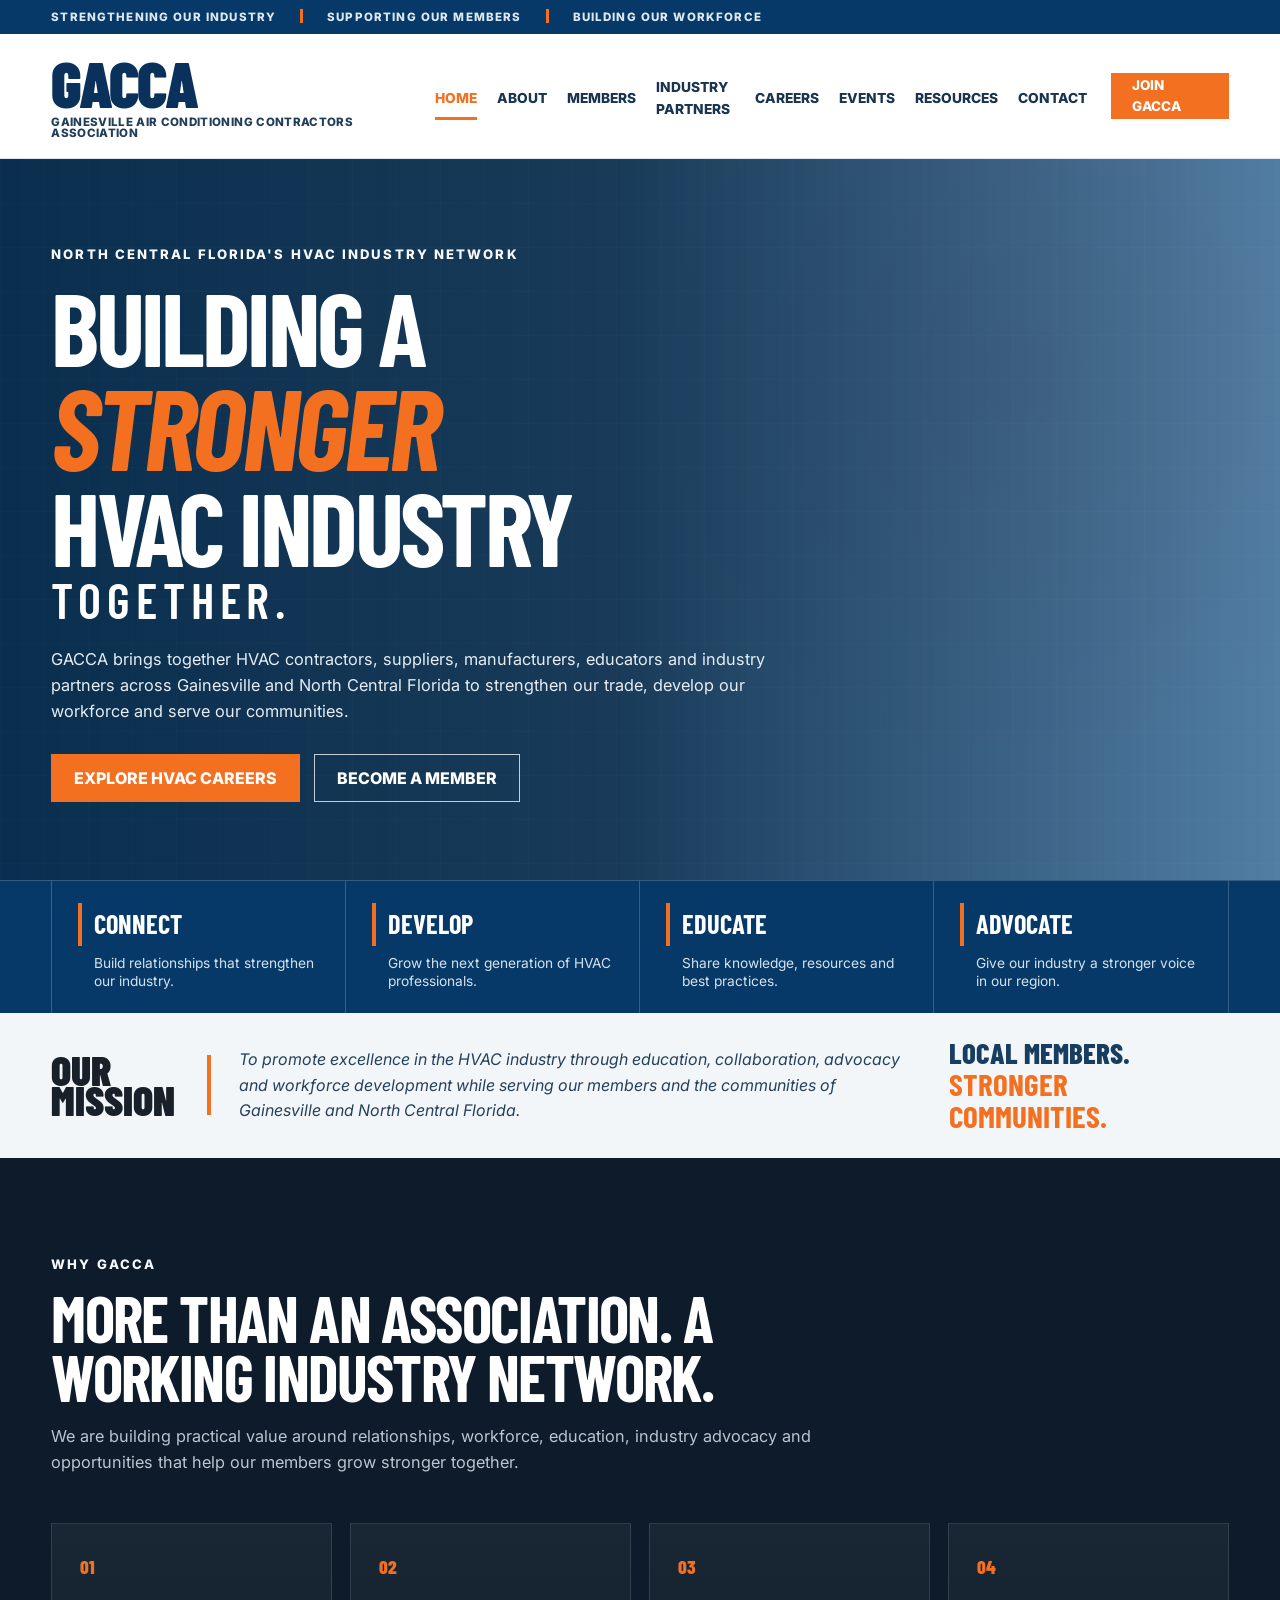
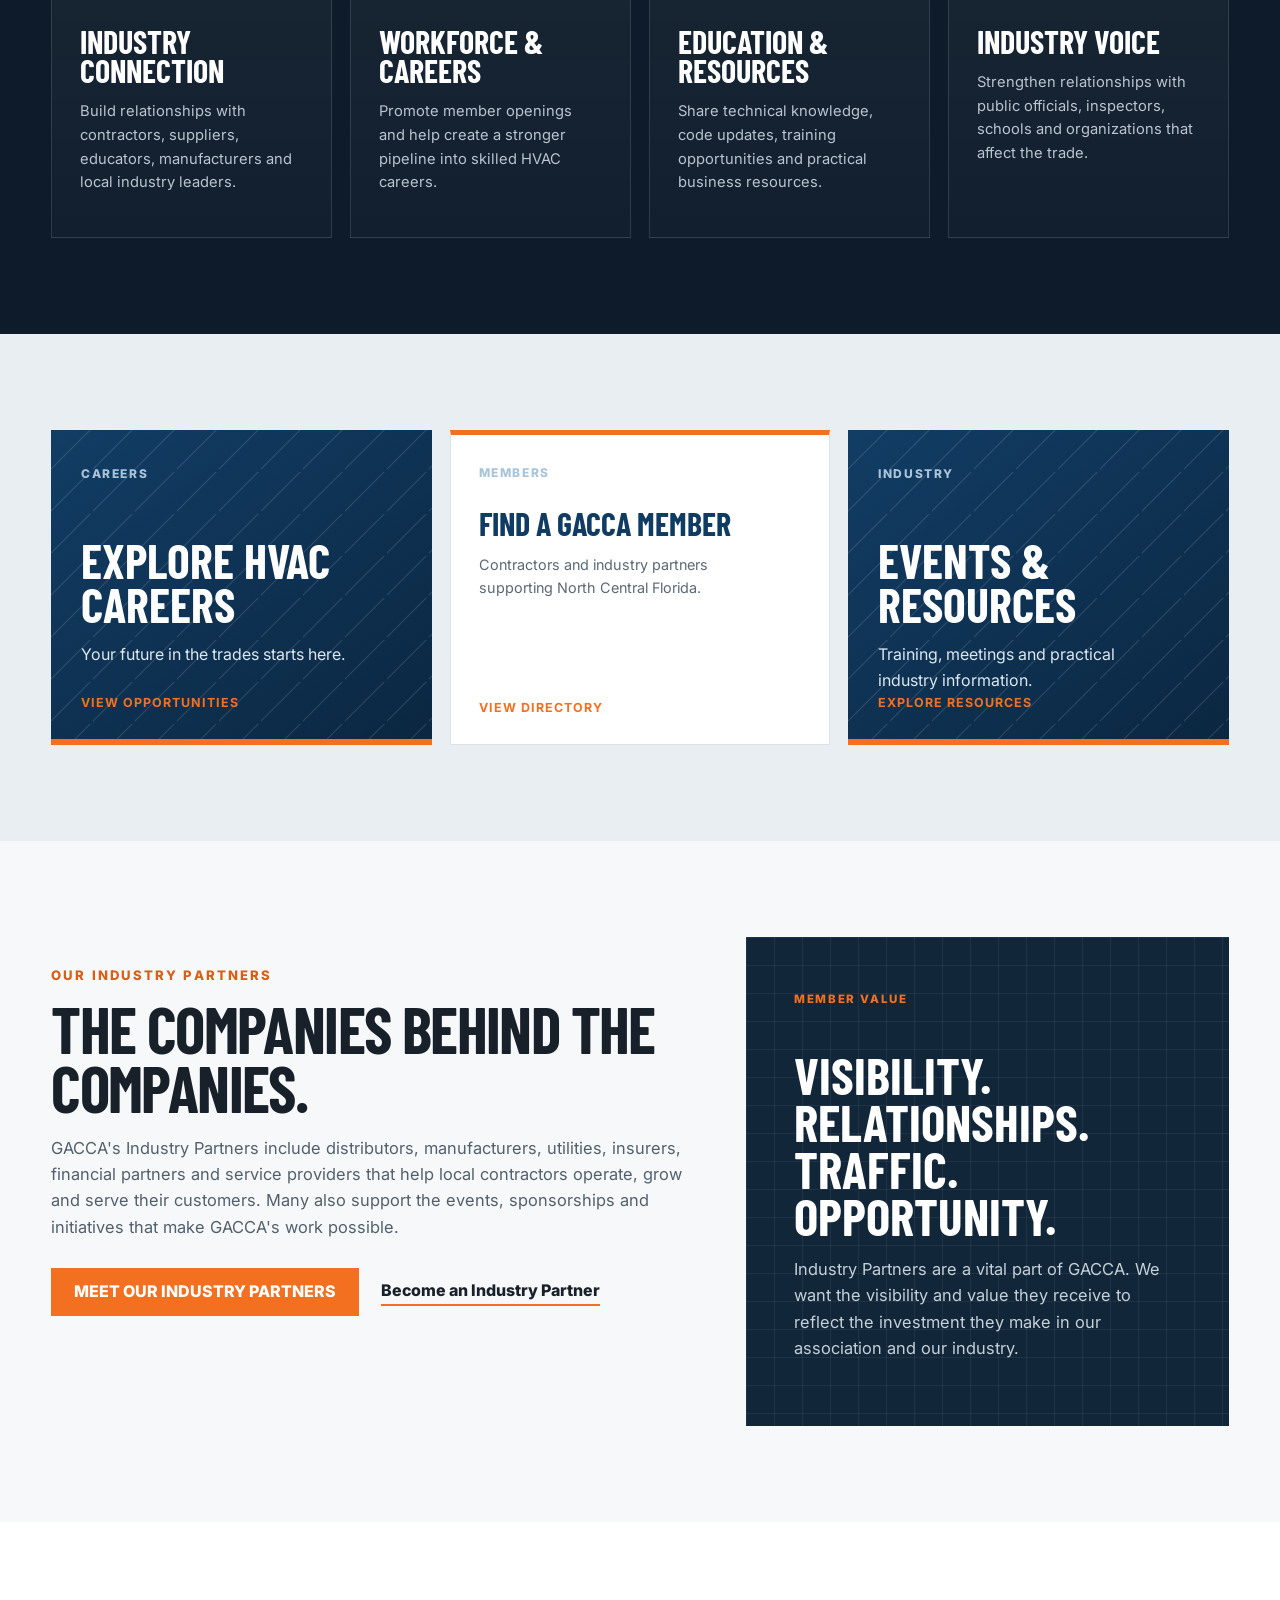
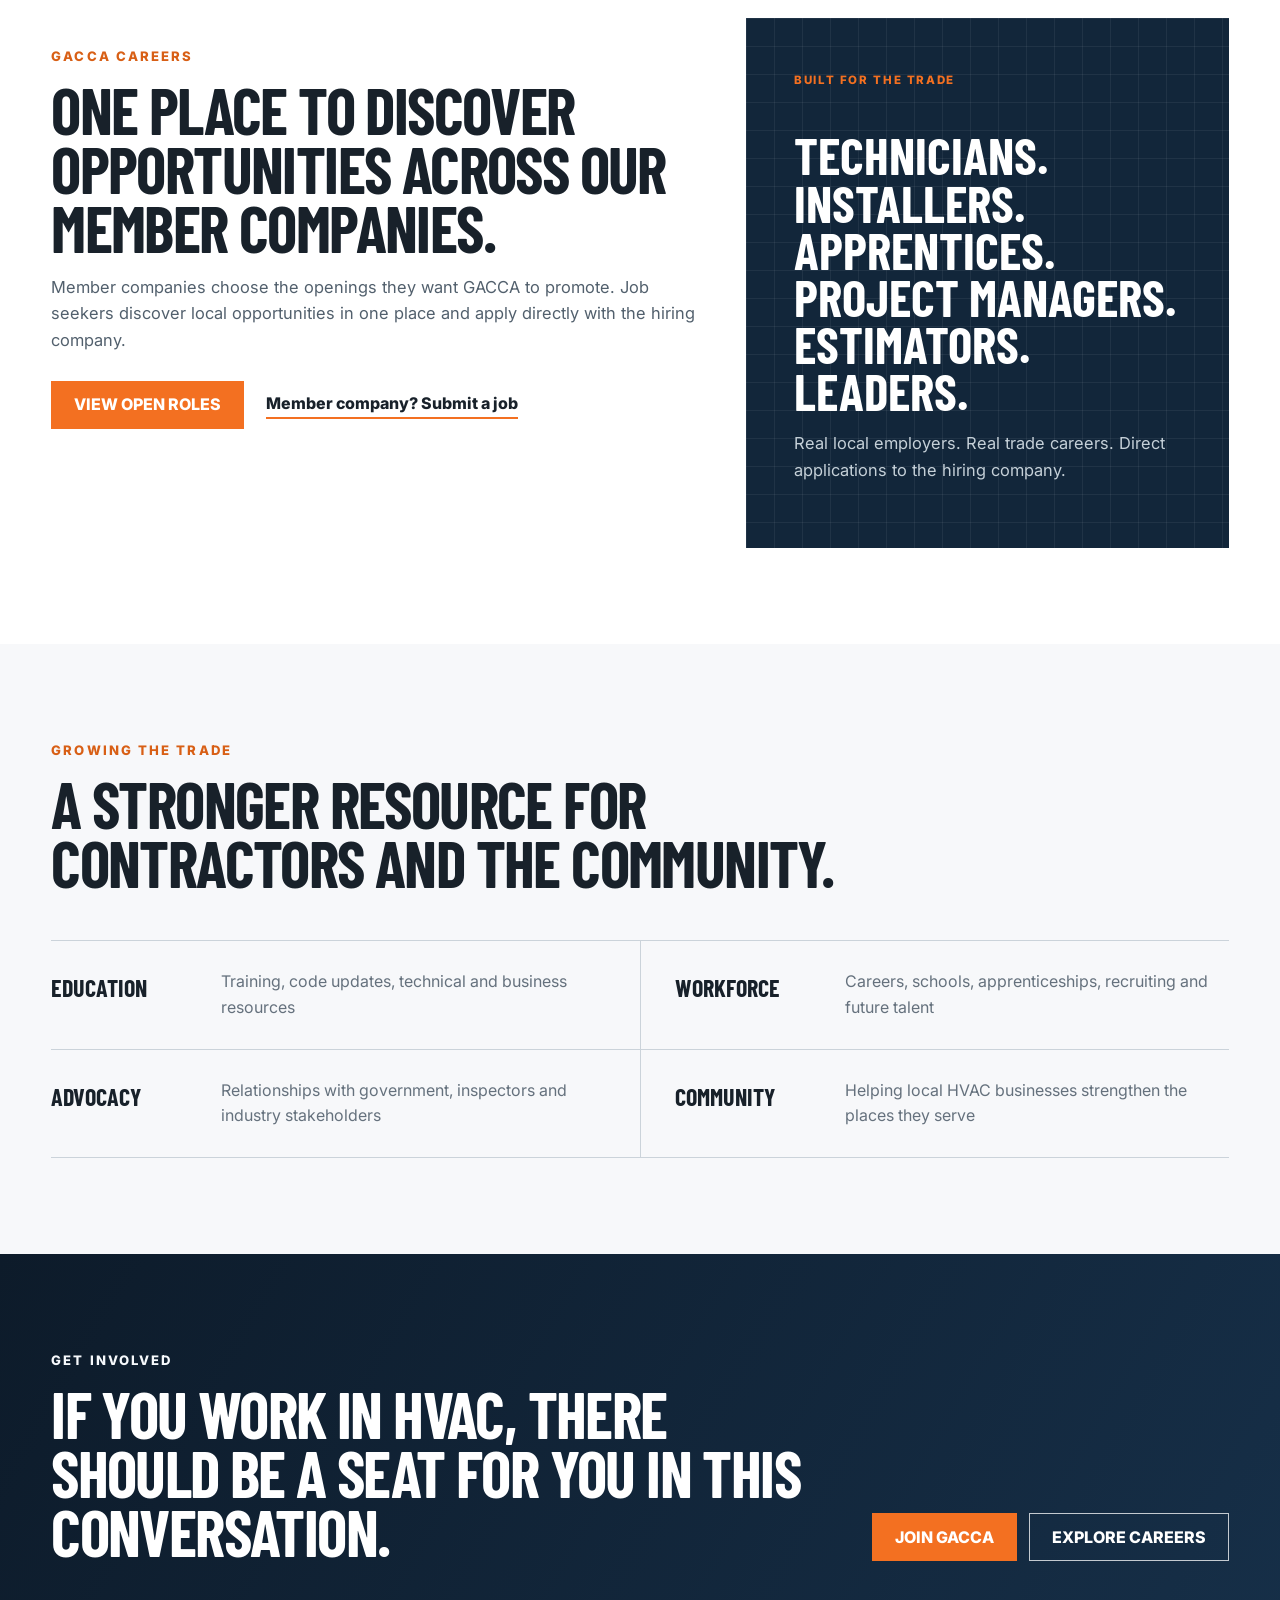
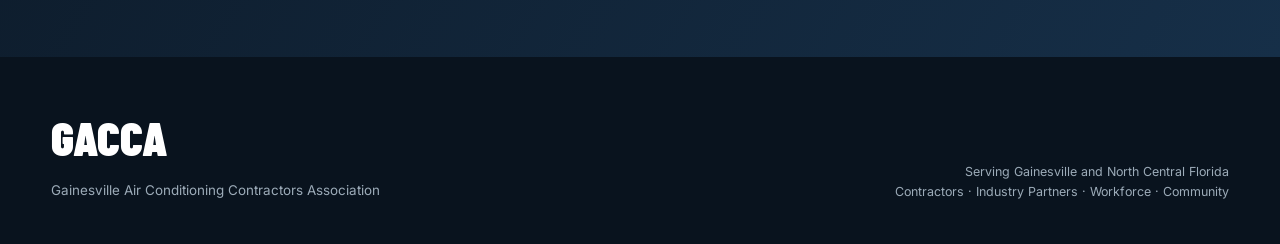
<file: index.html>
<!DOCTYPE html><html lang="en"><head><meta charset="UTF-8"><meta name="viewport" content="width=device-width,initial-scale=1.0"><meta name="description" content="GACCA, the Gainesville Air Conditioning Contractors Association, connects HVAC contractors, industry partners, talent, education and opportunity across Gainesville and North Central Florida."><title>GACCA | Gainesville Air Conditioning Contractors Association</title><link rel="preconnect" href="https://fonts.googleapis.com"><link rel="preconnect" href="https://fonts.gstatic.com" crossorigin><link href="https://fonts.googleapis.com/css2?family=Barlow+Condensed:wght@600;700;800;900&family=Inter:wght@400;500;600;700;800&display=swap" rel="stylesheet"><link rel="stylesheet" href="styles.css"></head><body><div class="utility-bar"><div class="container utility-inner"><span>Strengthening our industry</span><span>Supporting our members</span><span>Building our workforce</span></div></div><header class="site-header light-header"><div class="container nav-wrap"><a class="brand brand-wide" href="index.html"><span class="brand-copy"><strong>GACCA</strong><small>Gainesville Air Conditioning Contractors Association</small></span></a><nav class="main-nav dark-nav"><a class="active" href="index.html">Home</a><a href="about.html">About</a><a href="member-directory.html">Members</a><a href="industry-partners.html">Industry Partners</a><a href="careers.html">Careers</a><a href="events.html">Events</a><a href="resources.html">Resources</a><a href="contact.html">Contact</a></nav><a class="btn btn-small btn-primary" href="membership.html">Join GACCA</a></div></header><main><section class="hero hero-approved"><div class="hero-grid"></div><div class="container hero-content"><div class="eyebrow">North Central Florida's HVAC Industry Network</div><h1><span>Building a</span><strong> stronger</strong><span> HVAC industry</span><em> together.</em></h1><p class="hero-copy">GACCA brings together HVAC contractors, suppliers, manufacturers, educators and industry partners across Gainesville and North Central Florida to strengthen our trade, develop our workforce and serve our communities.</p><div class="hero-actions"><a class="btn btn-primary" href="careers.html">Explore HVAC Careers</a><a class="btn btn-outline-light" href="membership.html">Become a Member</a></div></div></section><section class="pillar-band"><div class="container pillar-grid"><div class="pillar"><strong>Connect</strong><span>Build relationships that strengthen our industry.</span></div><div class="pillar"><strong>Develop</strong><span>Grow the next generation of HVAC professionals.</span></div><div class="pillar"><strong>Educate</strong><span>Share knowledge, resources and best practices.</span></div><div class="pillar"><strong>Advocate</strong><span>Give our industry a stronger voice in our region.</span></div></div></section><section class="mission-band"><div class="container mission-grid"><div class="mission-title">Our<br>Mission</div><p>To promote excellence in the HVAC industry through education, collaboration, advocacy and workforce development while serving our members and the communities of Gainesville and North Central Florida.</p><div class="mission-callout">Local members.<br><strong>Stronger communities.</strong></div></div></section><section class="section section-dark"><div class="container"><div class="section-heading light"><div class="eyebrow">Why GACCA</div><h2>More than an association. A working industry network.</h2><p>We are building practical value around relationships, workforce, education, industry advocacy and opportunities that help our members grow stronger together.</p></div><div class="card-grid four"><article class="feature-card"><span class="card-number">01</span><h3>Industry Connection</h3><p>Build relationships with contractors, suppliers, educators, manufacturers and local industry leaders.</p></article><article class="feature-card"><span class="card-number">02</span><h3>Workforce & Careers</h3><p>Promote member openings and help create a stronger pipeline into skilled HVAC careers.</p></article><article class="feature-card"><span class="card-number">03</span><h3>Education & Resources</h3><p>Share technical knowledge, code updates, training opportunities and practical business resources.</p></article><article class="feature-card"><span class="card-number">04</span><h3>Industry Voice</h3><p>Strengthen relationships with public officials, inspectors, schools and organizations that affect the trade.</p></article></div></div></section><section class="section spotlight-section"><div class="container spotlight-grid"><a class="spotlight-card careers-card" href="careers.html"><span>Careers</span><h3>Explore HVAC Careers</h3><p>Your future in the trades starts here.</p><b>View opportunities</b></a><a class="spotlight-card member-card" href="member-directory.html"><span>Members</span><h3>Find a GACCA Member</h3><p>Contractors and industry partners supporting North Central Florida.</p><b>View directory</b></a><a class="spotlight-card resource-card" href="resources.html"><span>Industry</span><h3>Events & Resources</h3><p>Training, meetings and practical industry information.</p><b>Explore resources</b></a></div></section><section class="section section-gray"><div class="container careers-grid"><div><div class="eyebrow dark">Our Industry Partners</div><h2>The companies behind the companies.</h2><p>GACCA's Industry Partners include distributors, manufacturers, utilities, insurers, financial partners and service providers that help local contractors operate, grow and serve their customers. Many also support the events, sponsorships and initiatives that make GACCA's work possible.</p><div class="inline-actions"><a class="btn btn-primary" href="industry-partners.html">Meet Our Industry Partners</a><a class="text-link" href="membership.html">Become an Industry Partner</a></div></div><div class="career-panel"><span class="panel-label">Member Value</span><h3>Visibility. Relationships. Traffic. Opportunity.</h3><p>Industry Partners are a vital part of GACCA. We want the visibility and value they receive to reflect the investment they make in our association and our industry.</p></div></div></section><section class="section careers-callout"><div class="container careers-grid"><div><div class="eyebrow dark">GACCA Careers</div><h2>One place to discover opportunities across our member companies.</h2><p>Member companies choose the openings they want GACCA to promote. Job seekers discover local opportunities in one place and apply directly with the hiring company.</p><div class="inline-actions"><a class="btn btn-primary" href="careers.html">View Open Roles</a><a class="text-link" href="submit-job.html">Member company? Submit a job</a></div></div><div class="career-panel"><span class="panel-label">Built for the trade</span><h3>Technicians. Installers. Apprentices. Project Managers. Estimators. Leaders.</h3><p>Real local employers. Real trade careers. Direct applications to the hiring company.</p></div></div></section><section class="section section-gray" id="events"><div class="container"><div class="section-heading"><div class="eyebrow dark">Growing the Trade</div><h2>A stronger resource for contractors and the community.</h2></div><div class="resource-grid"><div class="resource-item"><strong>Education</strong><span>Training, code updates, technical and business resources</span></div><div class="resource-item"><strong>Workforce</strong><span>Careers, schools, apprenticeships, recruiting and future talent</span></div><div class="resource-item"><strong>Advocacy</strong><span>Relationships with government, inspectors and industry stakeholders</span></div><div class="resource-item"><strong>Community</strong><span>Helping local HVAC businesses strengthen the places they serve</span></div></div></div></section><section class="section cta-section"><div class="container cta-inner"><div><div class="eyebrow">Get Involved</div><h2>If you work in HVAC, there should be a seat for you in this conversation.</h2></div><div class="cta-actions"><a class="btn btn-primary" href="membership.html">Join GACCA</a><a class="btn btn-outline-light" href="careers.html">Explore Careers</a></div></div></section></main><footer class="site-footer"><div class="container footer-grid"><div><strong class="footer-logo">GACCA</strong><p>Gainesville Air Conditioning Contractors Association</p></div><div><span>Serving Gainesville and North Central Florida</span><span>Contractors · Industry Partners · Workforce · Community</span></div></div></footer></body></html>
</file>
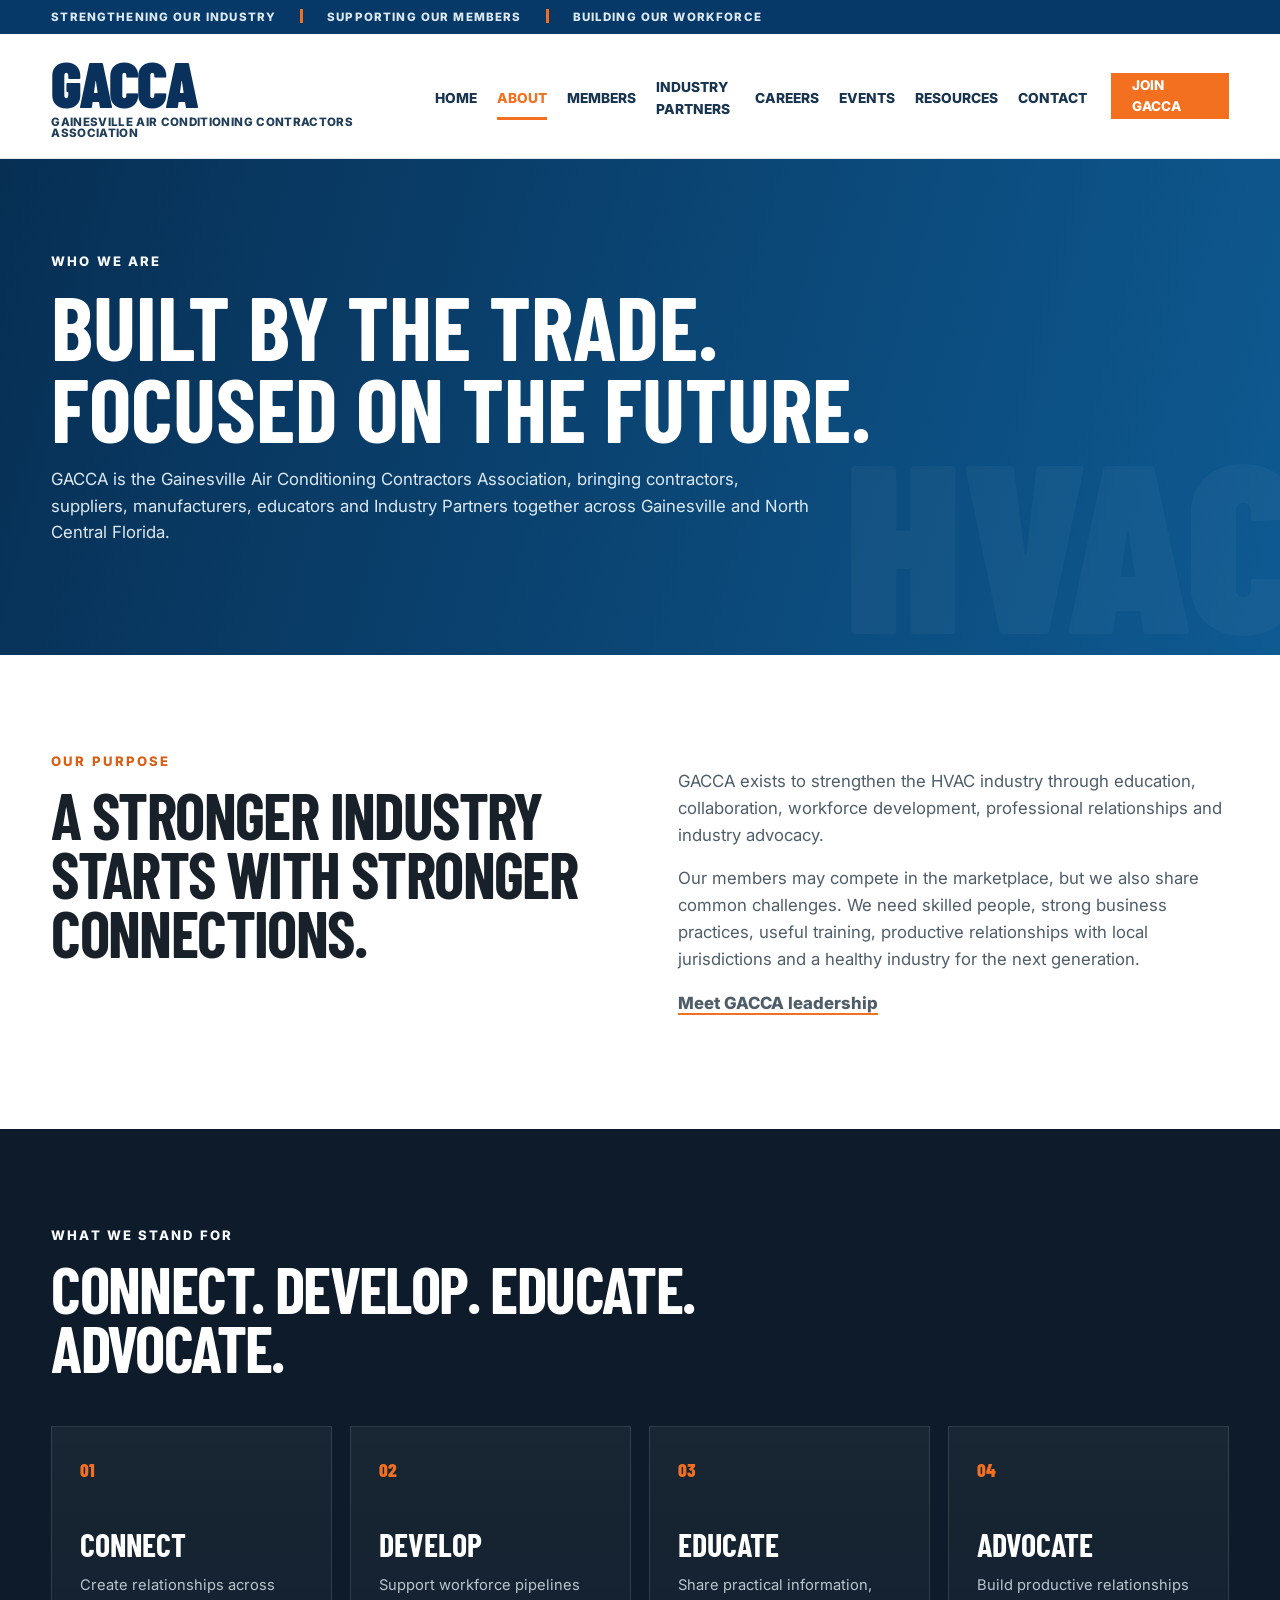
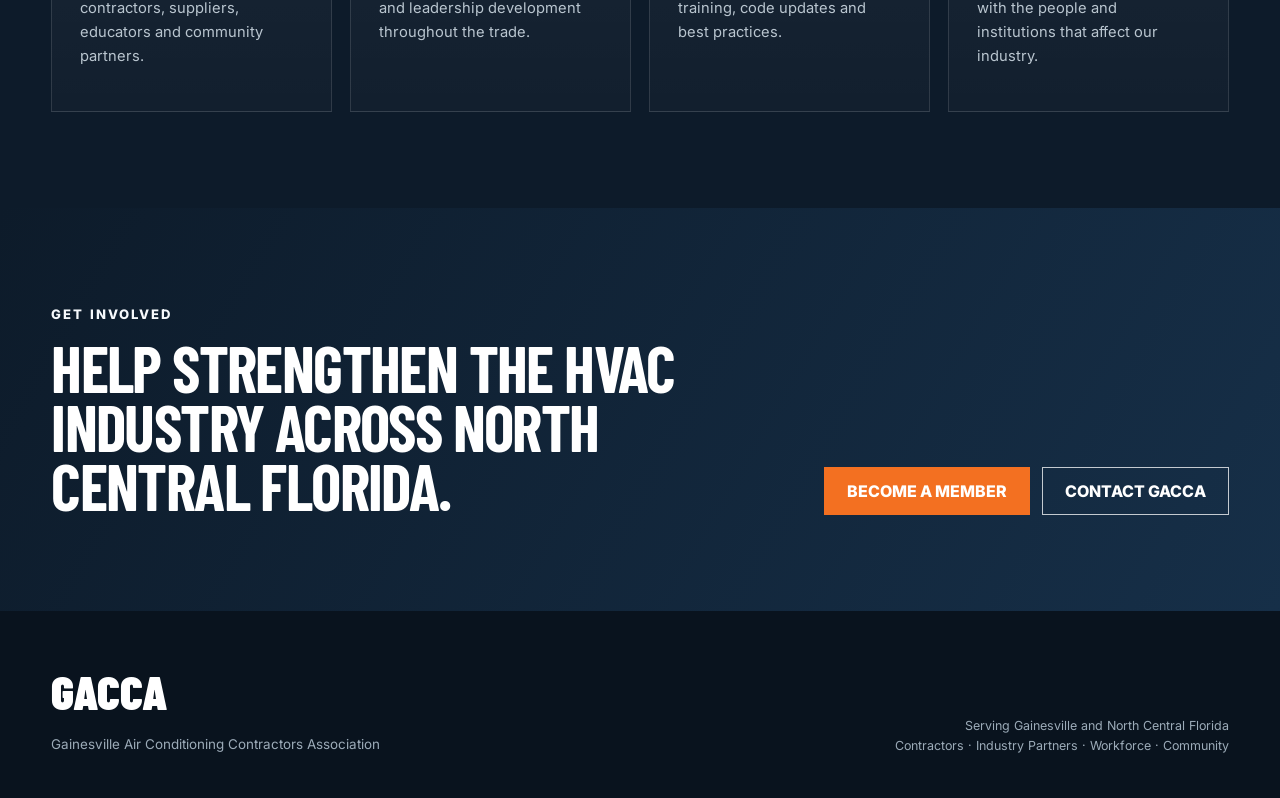
<file: about.html>
<!DOCTYPE html><html lang="en"><head><meta charset="UTF-8"><meta name="viewport" content="width=device-width,initial-scale=1.0"><meta name="description" content="Learn about the Gainesville Air Conditioning Contractors Association and its work supporting HVAC education, workforce development, collaboration and industry relationships across North Central Florida."><title>About GACCA | Gainesville HVAC Industry Association</title><link rel="preconnect" href="https://fonts.googleapis.com"><link rel="preconnect" href="https://fonts.gstatic.com" crossorigin><link href="https://fonts.googleapis.com/css2?family=Barlow+Condensed:wght@600;700;800;900&family=Inter:wght@400;500;600;700;800&display=swap" rel="stylesheet"><link rel="stylesheet" href="styles.css"></head><body><div class="utility-bar"><div class="container utility-inner"><span>Strengthening our industry</span><span>Supporting our members</span><span>Building our workforce</span></div></div><header class="site-header light-header"><div class="container nav-wrap"><a class="brand brand-wide" href="index.html"><span class="brand-copy"><strong>GACCA</strong><small>Gainesville Air Conditioning Contractors Association</small></span></a><nav class="main-nav dark-nav" aria-label="Primary navigation"><a href="index.html">Home</a><a class="active" href="about.html">About</a><a href="member-directory.html">Members</a><a href="industry-partners.html">Industry Partners</a><a href="careers.html">Careers</a><a href="events.html">Events</a><a href="resources.html">Resources</a><a href="contact.html">Contact</a></nav><a class="btn btn-small btn-primary" href="membership.html">Join GACCA</a></div></header><main><section class="subhero"><div class="container"><div class="eyebrow">Who We Are</div><h1>Built by the trade. Focused on the future.</h1><p>GACCA is the Gainesville Air Conditioning Contractors Association, bringing contractors, suppliers, manufacturers, educators and Industry Partners together across Gainesville and North Central Florida.</p></div></section><section class="section"><div class="container two-col"><div><div class="eyebrow dark">Our Purpose</div><h2>A stronger industry starts with stronger connections.</h2></div><div class="body-copy"><p>GACCA exists to strengthen the HVAC industry through education, collaboration, workforce development, professional relationships and industry advocacy.</p><p>Our members may compete in the marketplace, but we also share common challenges. We need skilled people, strong business practices, useful training, productive relationships with local jurisdictions and a healthy industry for the next generation.</p><p><a class="text-link" href="board.html">Meet GACCA leadership</a></p></div></div></section><section class="section section-dark"><div class="container"><div class="section-heading light"><div class="eyebrow">What We Stand For</div><h2>Connect. Develop. Educate. Advocate.</h2></div><div class="card-grid four"><article class="feature-card"><span class="card-number">01</span><h3>Connect</h3><p>Create relationships across contractors, suppliers, educators and community partners.</p></article><article class="feature-card"><span class="card-number">02</span><h3>Develop</h3><p>Support workforce pipelines and leadership development throughout the trade.</p></article><article class="feature-card"><span class="card-number">03</span><h3>Educate</h3><p>Share practical information, training, code updates and best practices.</p></article><article class="feature-card"><span class="card-number">04</span><h3>Advocate</h3><p>Build productive relationships with the people and institutions that affect our industry.</p></article></div></div></section><section class="section cta-section"><div class="container cta-inner"><div><div class="eyebrow">Get Involved</div><h2>Help strengthen the HVAC industry across North Central Florida.</h2></div><div class="cta-actions"><a class="btn btn-primary" href="membership.html">Become a Member</a><a class="btn btn-outline-light" href="contact.html">Contact GACCA</a></div></div></section></main><footer class="site-footer"><div class="container footer-grid"><div><strong class="footer-logo">GACCA</strong><p>Gainesville Air Conditioning Contractors Association</p></div><div><span>Serving Gainesville and North Central Florida</span><span>Contractors · Industry Partners · Workforce · Community</span></div></div></footer></body></html>
</file>
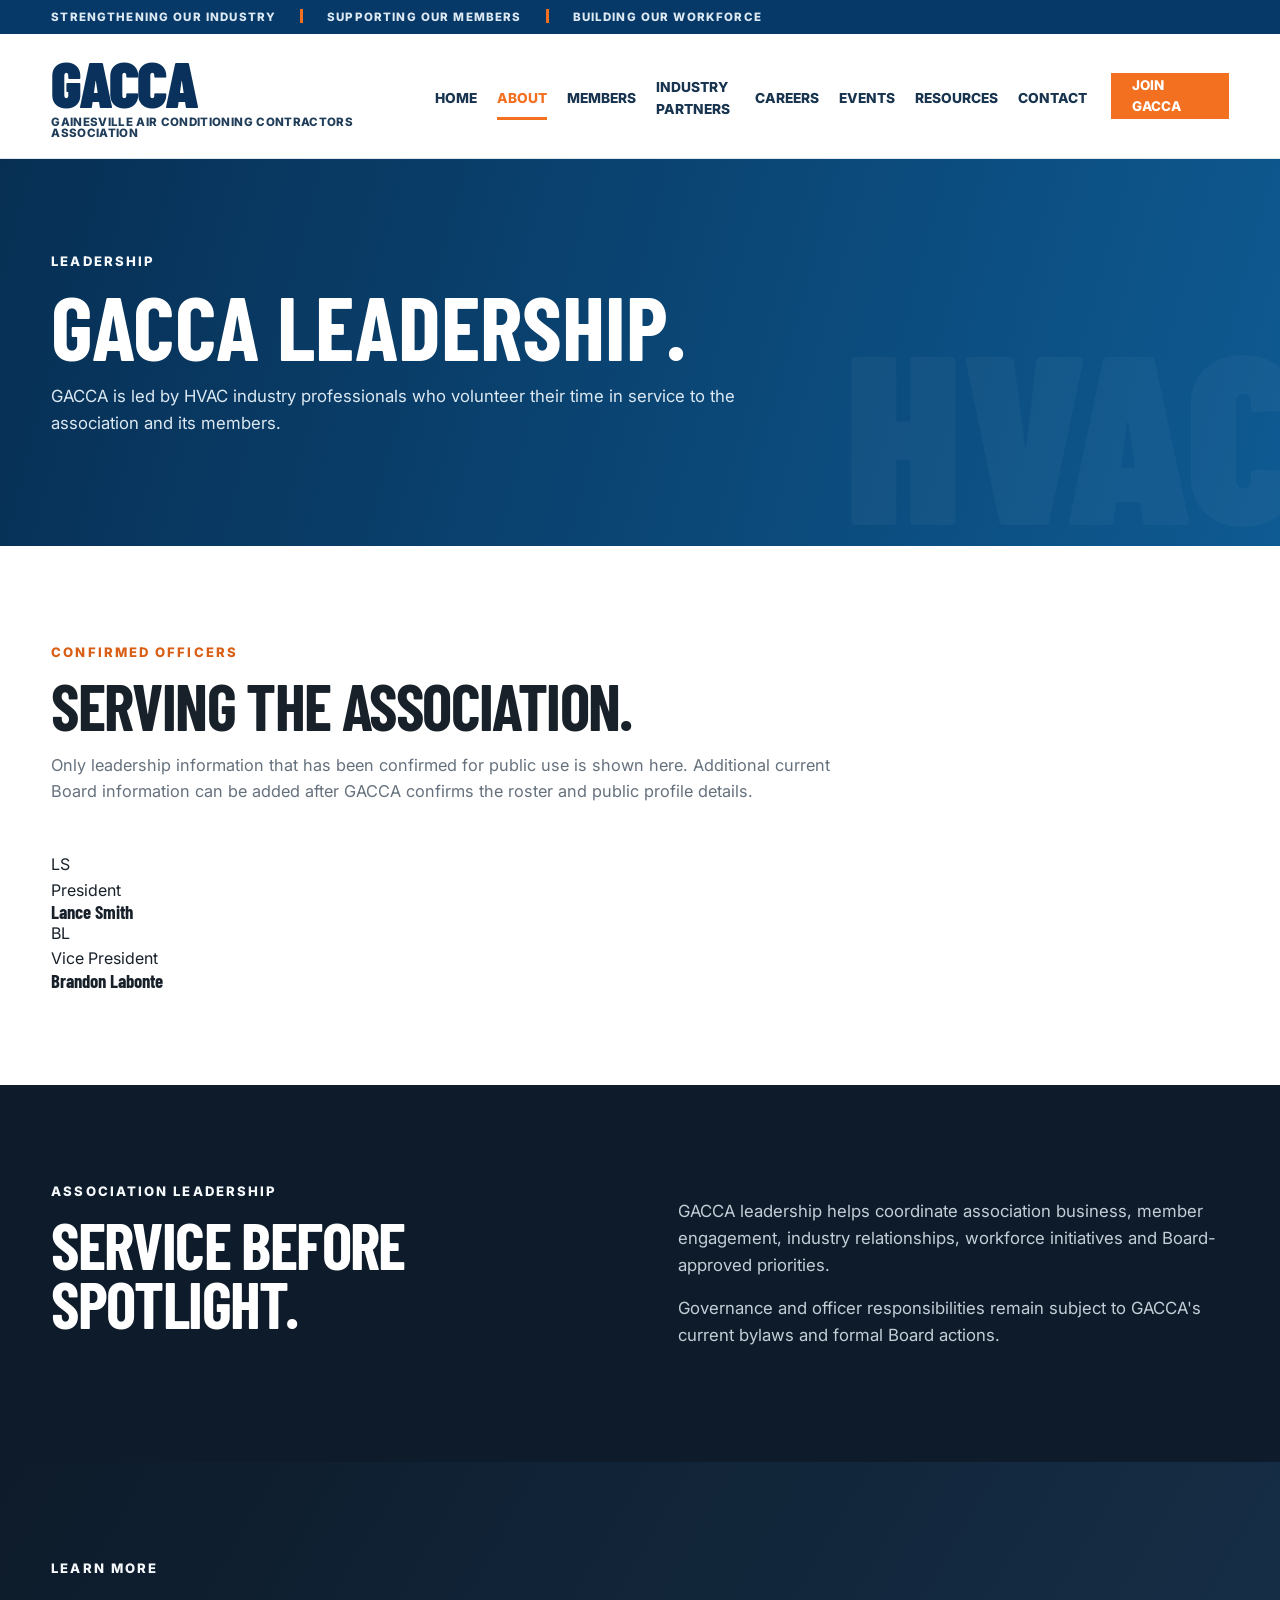
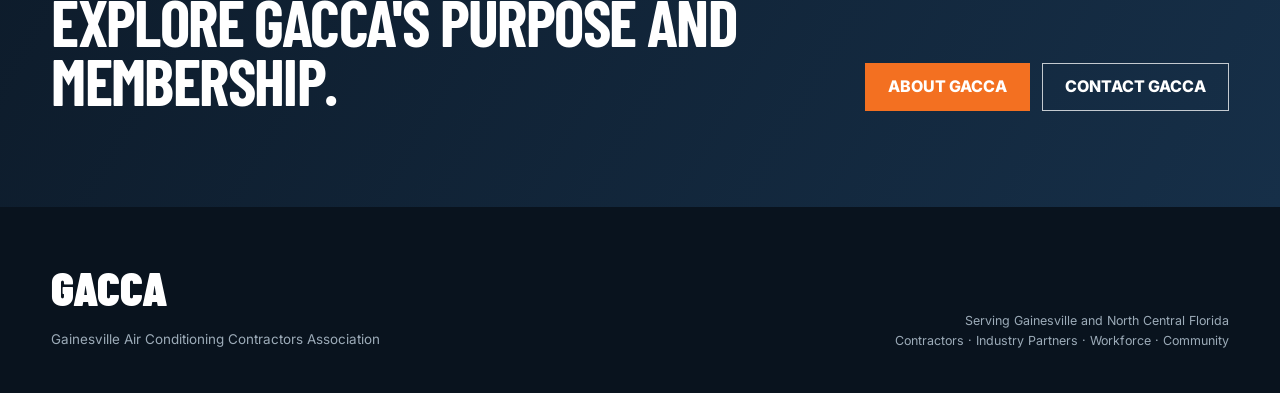
<file: board.html>
<!DOCTYPE html><html lang="en"><head><meta charset="UTF-8"><meta name="viewport" content="width=device-width,initial-scale=1.0"><title>GACCA Leadership</title><link rel="preconnect" href="https://fonts.googleapis.com"><link rel="preconnect" href="https://fonts.gstatic.com" crossorigin><link href="https://fonts.googleapis.com/css2?family=Barlow+Condensed:wght@600;700;800;900&family=Inter:wght@400;500;600;700;800&display=swap" rel="stylesheet"><link rel="stylesheet" href="styles.css"></head><body><div class="utility-bar"><div class="container utility-inner"><span>Strengthening our industry</span><span>Supporting our members</span><span>Building our workforce</span></div></div><header class="site-header light-header"><div class="container nav-wrap"><a class="brand brand-wide" href="index.html"><span class="brand-copy"><strong>GACCA</strong><small>Gainesville Air Conditioning Contractors Association</small></span></a><nav class="main-nav dark-nav"><a href="index.html">Home</a><a class="active" href="about.html">About</a><a href="member-directory.html">Members</a><a href="industry-partners.html">Industry Partners</a><a href="careers.html">Careers</a><a href="events.html">Events</a><a href="resources.html">Resources</a><a href="contact.html">Contact</a></nav><a class="btn btn-small btn-primary" href="membership.html">Join GACCA</a></div></header><main><section class="subhero"><div class="container"><div class="eyebrow">Leadership</div><h1>GACCA Leadership.</h1><p>GACCA is led by HVAC industry professionals who volunteer their time in service to the association and its members.</p></div></section><section class="section"><div class="container"><div class="section-heading"><div class="eyebrow dark">Confirmed Officers</div><h2>Serving the association.</h2><p>Only leadership information that has been confirmed for public use is shown here. Additional current Board information can be added after GACCA confirms the roster and public profile details.</p></div><div class="board-grid"><article class="board-card"><div class="board-photo placeholder-photo" aria-hidden="true">LS</div><span class="role">President</span><h3>Lance Smith</h3></article><article class="board-card"><div class="board-photo placeholder-photo" aria-hidden="true">BL</div><span class="role">Vice President</span><h3>Brandon Labonte</h3></article></div></div></section><section class="section section-dark"><div class="container two-col"><div><div class="eyebrow">Association Leadership</div><h2>Service before spotlight.</h2></div><div class="body-copy light-copy"><p>GACCA leadership helps coordinate association business, member engagement, industry relationships, workforce initiatives and Board-approved priorities.</p><p>Governance and officer responsibilities remain subject to GACCA's current bylaws and formal Board actions.</p></div></div></section><section class="section cta-section"><div class="container cta-inner"><div><div class="eyebrow">Learn More</div><h2>Explore GACCA's purpose and membership.</h2></div><div class="cta-actions"><a class="btn btn-primary" href="about.html">About GACCA</a><a class="btn btn-outline-light" href="contact.html">Contact GACCA</a></div></div></section></main><footer class="site-footer"><div class="container footer-grid"><div><strong class="footer-logo">GACCA</strong><p>Gainesville Air Conditioning Contractors Association</p></div><div><span>Serving Gainesville and North Central Florida</span><span>Contractors · Industry Partners · Workforce · Community</span></div></div></footer></body></html>
</file>
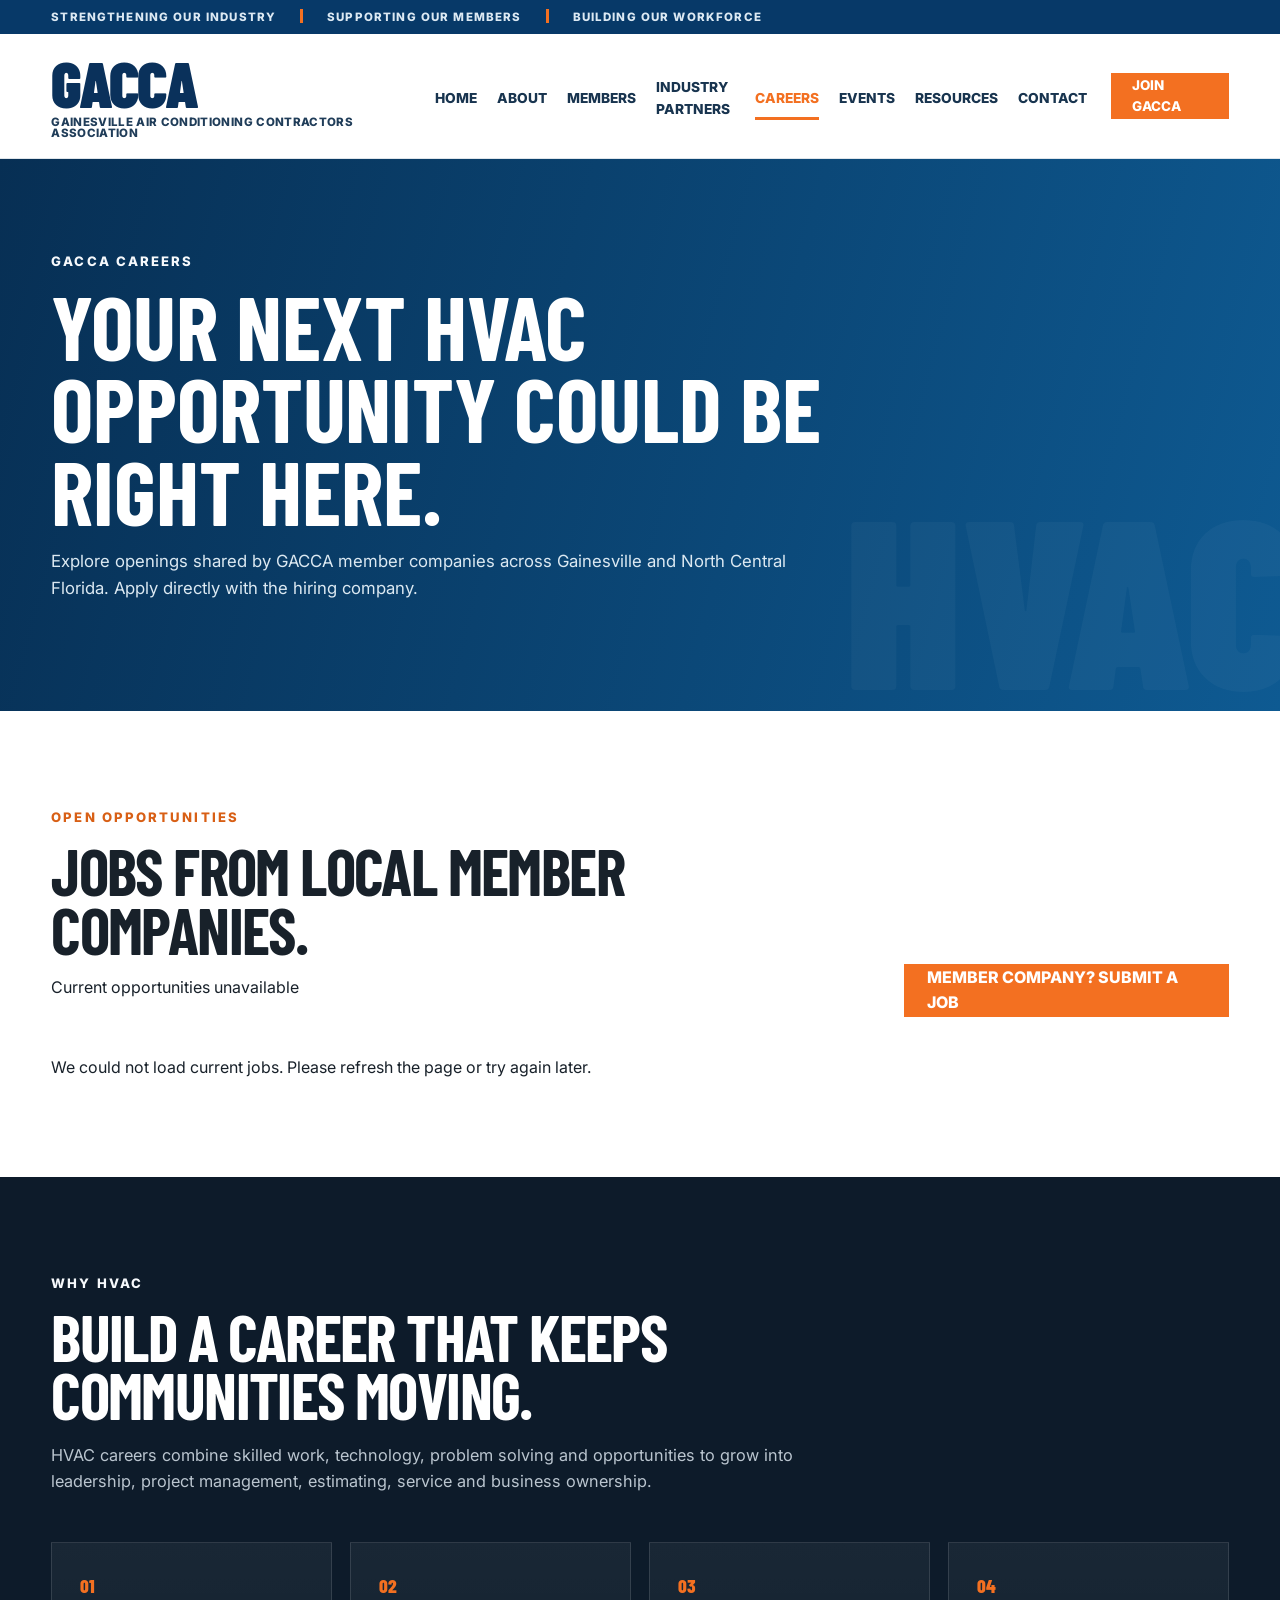
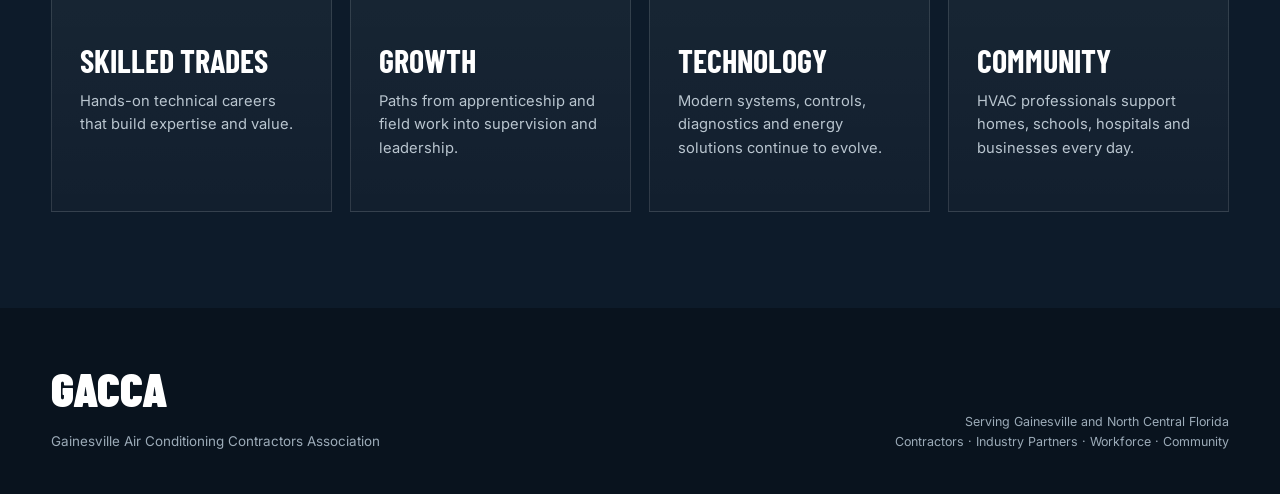
<file: careers.html>
<!DOCTYPE html><html lang="en"><head><meta charset="UTF-8"><meta name="viewport" content="width=device-width,initial-scale=1.0"><meta name="description" content="Explore HVAC career opportunities shared by GACCA member companies across Gainesville and North Central Florida and apply directly with local employers."><title>HVAC Careers in North Central Florida | GACCA</title><link rel="preconnect" href="https://fonts.googleapis.com"><link rel="preconnect" href="https://fonts.gstatic.com" crossorigin><link href="https://fonts.googleapis.com/css2?family=Barlow+Condensed:wght@600;700;800;900&family=Inter:wght@400;500;600;700;800&display=swap" rel="stylesheet"><link rel="stylesheet" href="styles.css"></head><body><div class="utility-bar"><div class="container utility-inner"><span>Strengthening our industry</span><span>Supporting our members</span><span>Building our workforce</span></div></div><header class="site-header light-header"><div class="container nav-wrap"><a class="brand brand-wide" href="index.html"><span class="brand-copy"><strong>GACCA</strong><small>Gainesville Air Conditioning Contractors Association</small></span></a><nav class="main-nav dark-nav" aria-label="Primary navigation"><a href="index.html">Home</a><a href="about.html">About</a><a href="member-directory.html">Members</a><a href="industry-partners.html">Industry Partners</a><a class="active" href="careers.html">Careers</a><a href="events.html">Events</a><a href="resources.html">Resources</a><a href="contact.html">Contact</a></nav><a class="btn btn-small btn-primary" href="membership.html">Join GACCA</a></div></header><main><section class="subhero careers-subhero"><div class="container"><div class="eyebrow">GACCA Careers</div><h1>Your next HVAC opportunity could be right here.</h1><p>Explore openings shared by GACCA member companies across Gainesville and North Central Florida. Apply directly with the hiring company.</p></div></section><section class="section"><div class="container"><div class="career-toolbar"><div><div class="eyebrow dark">Open Opportunities</div><h2>Jobs from local member companies.</h2><p id="jobs-count" class="section-kicker" aria-live="polite">Loading current opportunities...</p></div><a class="btn btn-primary" href="submit-job.html">Member Company? Submit a Job</a></div><div id="jobs-list" class="job-grid" aria-live="polite" aria-busy="true"><div class="jobs-loading">Loading current opportunities...</div></div></div></section><section class="section section-dark"><div class="container"><div class="section-heading light"><div class="eyebrow">Why HVAC</div><h2>Build a career that keeps communities moving.</h2><p>HVAC careers combine skilled work, technology, problem solving and opportunities to grow into leadership, project management, estimating, service and business ownership.</p></div><div class="card-grid four"><article class="feature-card"><span class="card-number">01</span><h3>Skilled Trades</h3><p>Hands-on technical careers that build expertise and value.</p></article><article class="feature-card"><span class="card-number">02</span><h3>Growth</h3><p>Paths from apprenticeship and field work into supervision and leadership.</p></article><article class="feature-card"><span class="card-number">03</span><h3>Technology</h3><p>Modern systems, controls, diagnostics and energy solutions continue to evolve.</p></article><article class="feature-card"><span class="card-number">04</span><h3>Community</h3><p>HVAC professionals support homes, schools, hospitals and businesses every day.</p></article></div></div></section></main><footer class="site-footer"><div class="container footer-grid"><div><strong class="footer-logo">GACCA</strong><p>Gainesville Air Conditioning Contractors Association</p></div><div><span>Serving Gainesville and North Central Florida</span><span>Contractors · Industry Partners · Workforce · Community</span></div></div></footer><script src="jobs.js"></script></body></html>
</file>
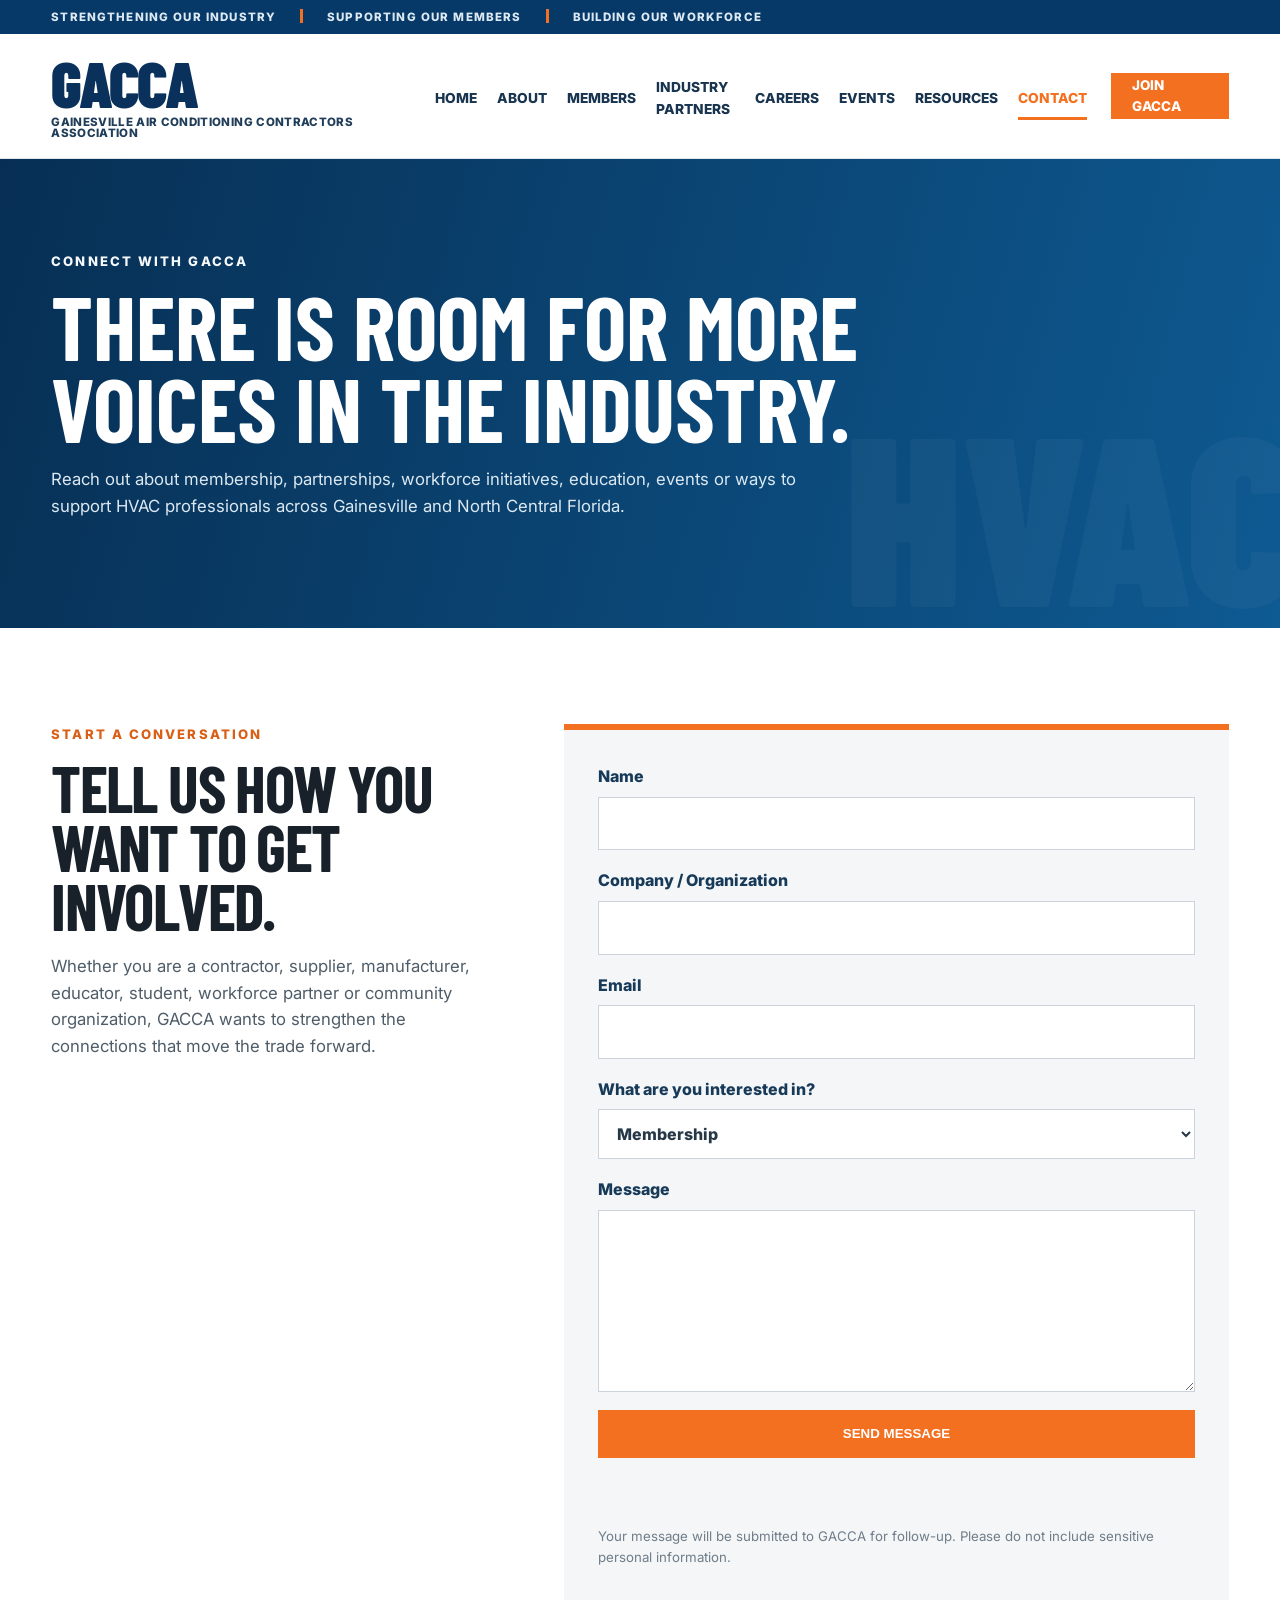
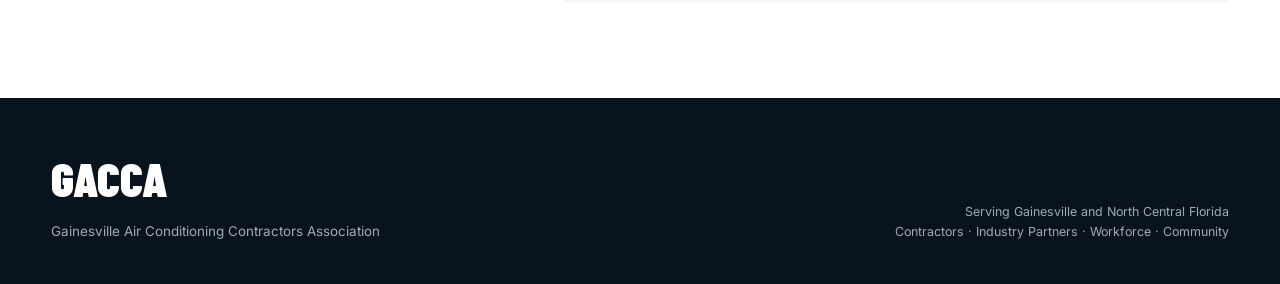
<file: contact.html>
<!DOCTYPE html><html lang="en"><head><meta charset="UTF-8"><meta name="viewport" content="width=device-width,initial-scale=1.0"><meta name="description" content="Contact GACCA about membership, Industry Partnerships, HVAC workforce development, education, events and industry collaboration in North Central Florida."><title>Contact GACCA | Gainesville HVAC Industry Association</title><link rel="preconnect" href="https://fonts.googleapis.com"><link rel="preconnect" href="https://fonts.gstatic.com" crossorigin><link href="https://fonts.googleapis.com/css2?family=Barlow+Condensed:wght@600;700;800;900&family=Inter:wght@400;500;600;700;800&display=swap" rel="stylesheet"><link rel="stylesheet" href="styles.css"></head><body><div class="utility-bar"><div class="container utility-inner"><span>Strengthening our industry</span><span>Supporting our members</span><span>Building our workforce</span></div></div><header class="site-header light-header"><div class="container nav-wrap"><a class="brand brand-wide" href="index.html"><span class="brand-copy"><strong>GACCA</strong><small>Gainesville Air Conditioning Contractors Association</small></span></a><nav class="main-nav dark-nav" aria-label="Primary navigation"><a href="index.html">Home</a><a href="about.html">About</a><a href="member-directory.html">Members</a><a href="industry-partners.html">Industry Partners</a><a href="careers.html">Careers</a><a href="events.html">Events</a><a href="resources.html">Resources</a><a class="active" href="contact.html">Contact</a></nav><a class="btn btn-small btn-primary" href="membership.html">Join GACCA</a></div></header><main><section class="subhero"><div class="container"><div class="eyebrow">Connect With GACCA</div><h1>There is room for more voices in the industry.</h1><p>Reach out about membership, partnerships, workforce initiatives, education, events or ways to support HVAC professionals across Gainesville and North Central Florida.</p></div></section><section class="section"><div class="container form-layout"><div><div class="eyebrow dark">Start a Conversation</div><h2>Tell us how you want to get involved.</h2><p class="body-copy">Whether you are a contractor, supplier, manufacturer, educator, student, workforce partner or community organization, GACCA wants to strengthen the connections that move the trade forward.</p></div><form id="contact-form" class="trade-form"><label>Name<input type="text" name="name" autocomplete="name" required></label><label>Company / Organization<input type="text" name="company" autocomplete="organization"></label><label>Email<input type="email" name="email" autocomplete="email" required></label><label>What are you interested in?<select name="interest" required><option value="Membership">Membership</option><option value="Careers / Workforce">Careers / Workforce</option><option value="Education / Training">Education / Training</option><option value="Events / Sponsorship">Events / Sponsorship</option><option value="Industry Partnership">Industry Partnership</option><option value="General Question">General Question</option></select></label><label>Message<textarea name="message" rows="6" required></textarea></label><button class="btn btn-primary" type="submit">Send Message</button><p id="contact-form-message" class="form-message" aria-live="polite"></p><p class="note">Your message will be submitted to GACCA for follow-up. Please do not include sensitive personal information.</p></form></div></section></main><footer class="site-footer"><div class="container footer-grid"><div><strong class="footer-logo">GACCA</strong><p>Gainesville Air Conditioning Contractors Association</p></div><div><span>Serving Gainesville and North Central Florida</span><span>Contractors · Industry Partners · Workforce · Community</span></div></div></footer><script src="contact.js"></script></body></html>
</file>
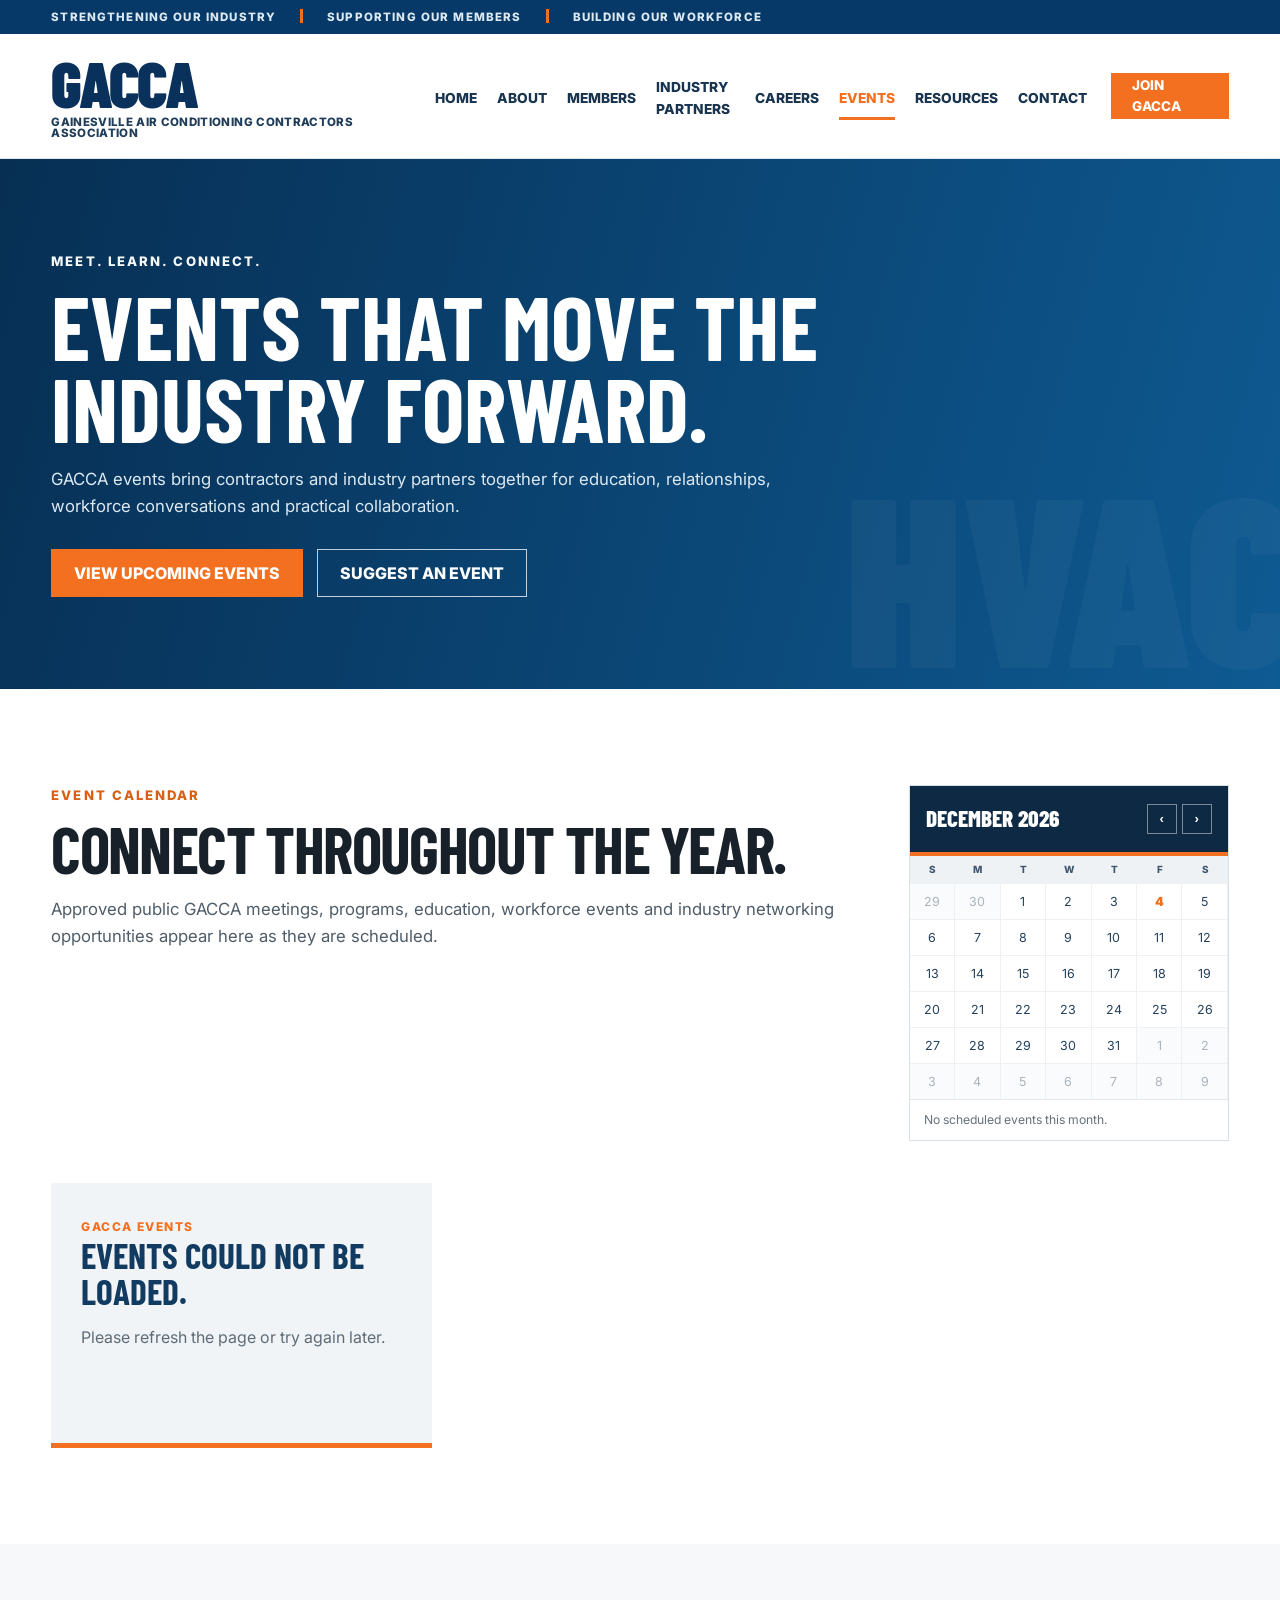
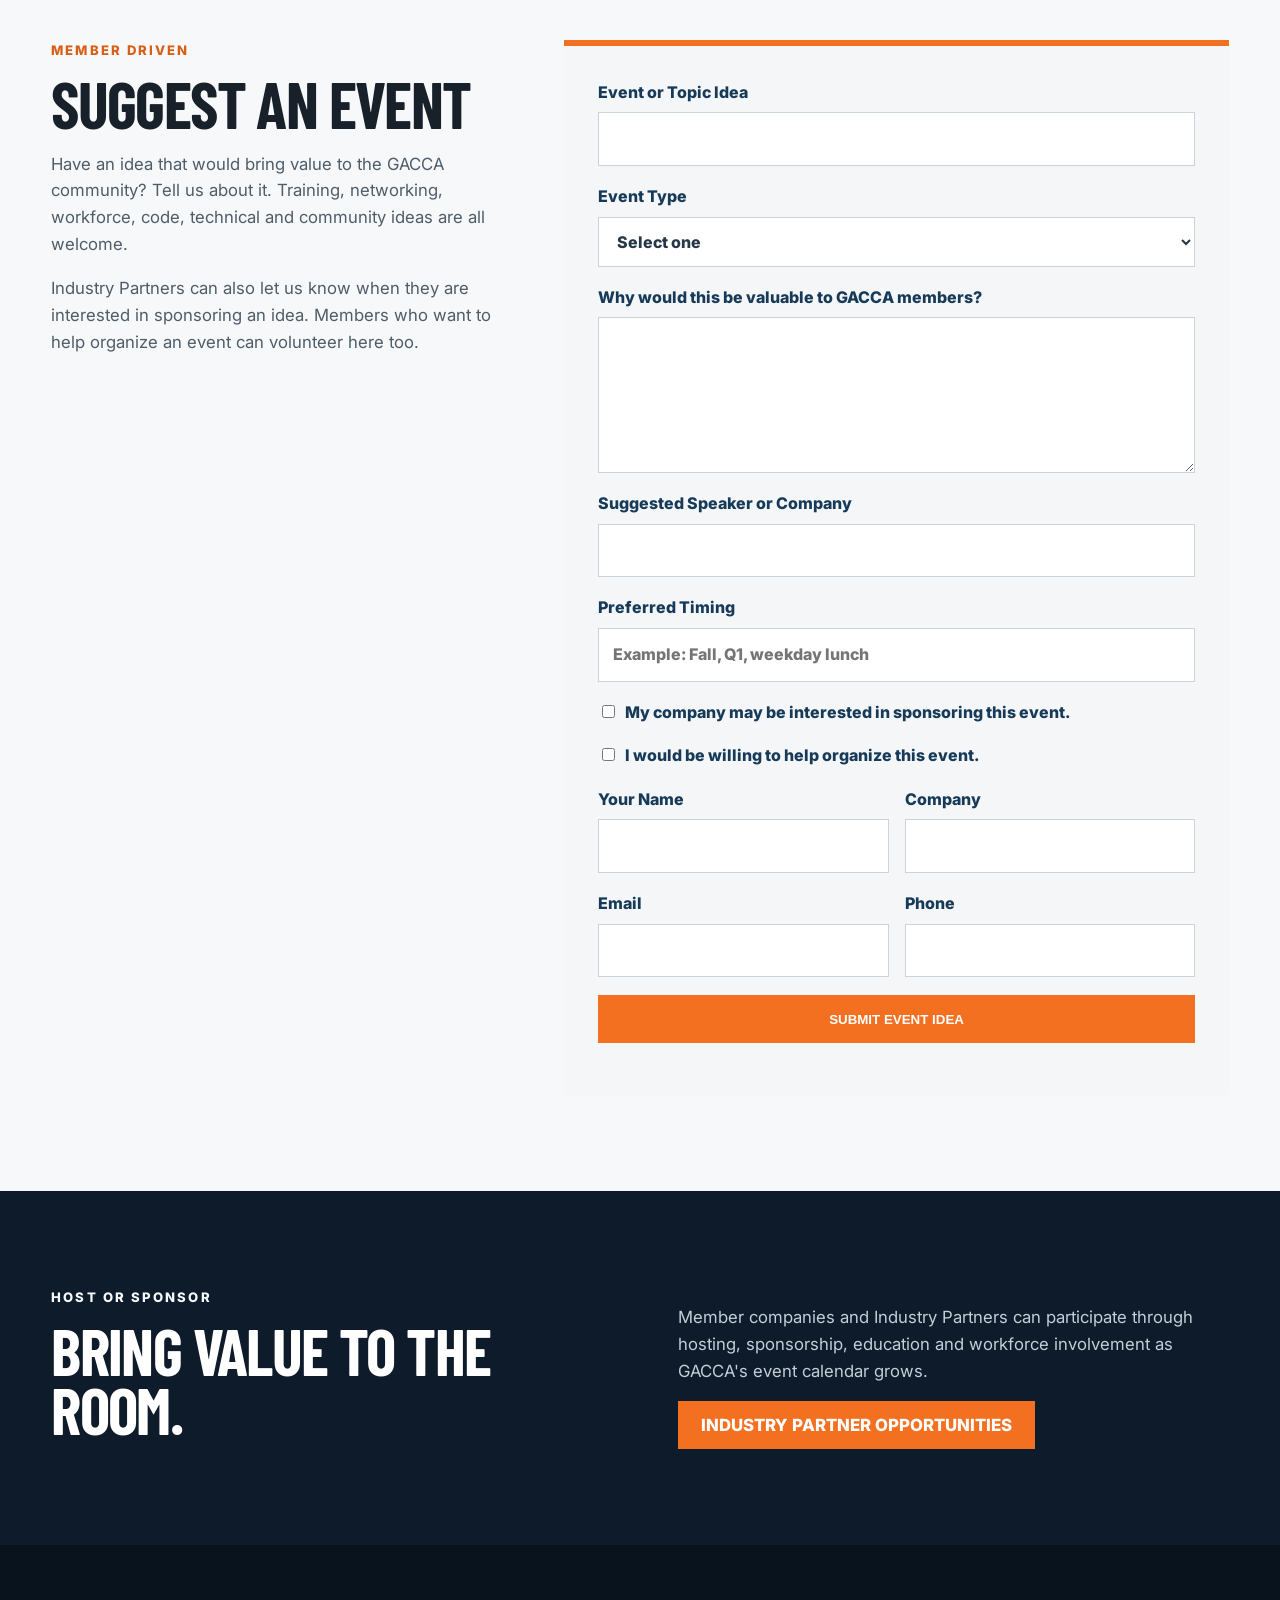
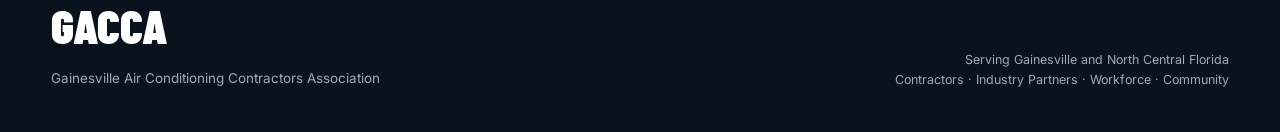
<file: events.html>
<!DOCTYPE html><html lang="en"><head><meta charset="UTF-8"><meta name="viewport" content="width=device-width,initial-scale=1.0"><title>Events | GACCA</title><link rel="preconnect" href="https://fonts.googleapis.com"><link rel="preconnect" href="https://fonts.gstatic.com" crossorigin><link href="https://fonts.googleapis.com/css2?family=Barlow+Condensed:wght@600;700;800;900&family=Inter:wght@400;500;600;700;800&display=swap" rel="stylesheet"><link rel="stylesheet" href="styles.css"><style>.event-intro-grid{display:grid;grid-template-columns:1fr 320px;gap:46px;align-items:start}.mini-cal{border:1px solid #d8e0e6;background:#fff}.mini-cal-head{display:flex;align-items:center;justify-content:space-between;padding:14px 16px;background:#0d2943;color:#fff;border-bottom:4px solid #f37021}.mini-cal-title{font-family:"Barlow Condensed",Arial,sans-serif;font-size:1.45rem;font-weight:800;text-transform:uppercase}.mini-cal-controls{display:flex;gap:5px}.mini-cal-controls button{width:30px;height:30px;border:1px solid rgba(255,255,255,.45);background:transparent;color:#fff;font-weight:800;cursor:pointer}.mini-cal-week,.mini-cal-grid{display:grid;grid-template-columns:repeat(7,1fr)}.mini-cal-week span{padding:6px 0;text-align:center;background:#eef2f5;color:#40566f;font-size:.62rem;font-weight:800;text-transform:uppercase}.mini-day{position:relative;display:grid;place-items:center;min-height:36px;border-top:1px solid #edf1f4;border-right:1px solid #edf1f4;font-size:.78rem;color:#24415d}.mini-day.outside{color:#aab3bb;background:#fafbfc}.mini-day.today{font-weight:900;color:#f37021}.mini-day.has-event:after{content:"";position:absolute;bottom:4px;width:5px;height:5px;border-radius:50%;background:#f37021}.mini-tip{display:none;position:absolute;z-index:10;top:34px;right:0;width:210px;padding:10px;background:#0d2943;color:#fff;border-top:3px solid #f37021;font-size:.72rem;line-height:1.35}.mini-day.has-event:hover .mini-tip,.mini-day.has-event:focus .mini-tip{display:block}.mini-tip strong{display:block;font-size:.78rem;margin-bottom:3px}.mini-cal-note{padding:10px 14px;color:#65717d;font-size:.76rem;border-top:1px solid #e3e8ec}@media(max-width:900px){.event-intro-grid{grid-template-columns:1fr}.mini-cal{max-width:340px}}@media(max-width:520px){.mini-cal{max-width:none}}</style></head><body><div class="utility-bar"><div class="container utility-inner"><span>Strengthening our industry</span><span>Supporting our members</span><span>Building our workforce</span></div></div><header class="site-header light-header"><div class="container nav-wrap"><a class="brand brand-wide" href="index.html"><span class="brand-copy"><strong>GACCA</strong><small>Gainesville Air Conditioning Contractors Association</small></span></a><nav class="main-nav dark-nav"><a href="index.html">Home</a><a href="about.html">About</a><a href="member-directory.html">Members</a><a href="industry-partners.html">Industry Partners</a><a href="careers.html">Careers</a><a class="active" href="events.html">Events</a><a href="resources.html">Resources</a><a href="contact.html">Contact</a></nav><a class="btn btn-small btn-primary" href="membership.html">Join GACCA</a></div></header><main><section class="subhero"><div class="container"><div class="eyebrow">Meet. Learn. Connect.</div><h1>Events that move the industry forward.</h1><p>GACCA events bring contractors and industry partners together for education, relationships, workforce conversations and practical collaboration.</p><div class="hero-actions"><a class="btn btn-primary" href="#calendar">View Upcoming Events</a><a class="btn btn-outline-light" href="#suggest">Suggest an Event</a></div></div></section><section class="section" id="calendar"><div class="container"><div class="event-intro-grid"><div><div class="eyebrow dark">Event Calendar</div><h2>Connect throughout the year.</h2><p class="body-copy">Approved public GACCA meetings, programs, education, workforce events and industry networking opportunities appear here as they are scheduled.</p></div><aside class="mini-cal" aria-label="GACCA monthly event calendar"><div class="mini-cal-head"><div id="miniCalTitle" class="mini-cal-title"></div><div class="mini-cal-controls"><button type="button" id="miniPrev" aria-label="Previous month">‹</button><button type="button" id="miniNext" aria-label="Next month">›</button></div></div><div class="mini-cal-week"><span>S</span><span>M</span><span>T</span><span>W</span><span>T</span><span>F</span><span>S</span></div><div id="miniCalGrid" class="mini-cal-grid"></div><div id="miniCalNote" class="mini-cal-note">Scheduled GACCA events will appear here.</div></aside></div><div id="upcomingEvents" class="event-grid" style="margin-top:42px" aria-live="polite"><article class="event-card"><span>GACCA Events</span><h3>Loading upcoming events...</h3></article></div></div></section><section class="section section-gray" id="suggest"><div class="container form-layout"><div><div class="eyebrow dark">Member Driven</div><h2>Suggest an Event</h2><p class="body-copy">Have an idea that would bring value to the GACCA community? Tell us about it. Training, networking, workforce, code, technical and community ideas are all welcome.</p><p class="body-copy">Industry Partners can also let us know when they are interested in sponsoring an idea. Members who want to help organize an event can volunteer here too.</p></div><form id="eventSuggestionForm" class="trade-form"><label>Event or Topic Idea<input name="event_title" required></label><label>Event Type<select name="event_type" required><option value="">Select one</option><option>Training / Education</option><option>Lunch & Learn</option><option>Networking</option><option>Technical / Code</option><option>Workforce / Recruiting</option><option>Community</option><option>Other</option></select></label><label>Why would this be valuable to GACCA members?<textarea name="value_to_members" rows="5" required></textarea></label><label>Suggested Speaker or Company<input name="suggested_speaker"></label><label>Preferred Timing<input name="preferred_timing" placeholder="Example: Fall, Q1, weekday lunch"></label><label class="check"><input type="checkbox" name="sponsor_interest"><span>My company may be interested in sponsoring this event.</span></label><label class="check"><input type="checkbox" name="organizer_interest"><span>I would be willing to help organize this event.</span></label><div class="form-row"><label>Your Name<input name="contact_name" required></label><label>Company<input name="company_name" required></label></div><div class="form-row"><label>Email<input type="email" name="email" required></label><label>Phone<input type="tel" name="phone"></label></div><button class="btn btn-primary" type="submit">Submit Event Idea</button><p id="eventFormStatus" class="note" aria-live="polite"></p></form></div></section><section class="section section-dark"><div class="container two-col"><div><div class="eyebrow">Host or Sponsor</div><h2>Bring value to the room.</h2></div><div class="body-copy light-copy"><p>Member companies and Industry Partners can participate through hosting, sponsorship, education and workforce involvement as GACCA's event calendar grows.</p><a class="btn btn-primary" href="industry-partners.html">Industry Partner Opportunities</a></div></div></section></main><footer class="site-footer"><div class="container footer-grid"><div><strong class="footer-logo">GACCA</strong><p>Gainesville Air Conditioning Contractors Association</p></div><div><span>Serving Gainesville and North Central Florida</span><span>Contractors · Industry Partners · Workforce · Community</span></div></div></footer><script src="event-suggestions.js"></script><script>const CAL_URL='https://taitdelrltjbqcbtqfwv.supabase.co';const CAL_KEY='sb_publishable_mn0vcranLN8jHFYNIVWBcQ_vT304sJe';let calDate=new Date(new Date().getFullYear(),new Date().getMonth(),1),calEvents=[];document.addEventListener('DOMContentLoaded',()=>{document.getElementById('miniPrev').addEventListener('click',()=>{calDate=new Date(calDate.getFullYear(),calDate.getMonth()-1,1);renderMiniCal()});document.getElementById('miniNext').addEventListener('click',()=>{calDate=new Date(calDate.getFullYear(),calDate.getMonth()+1,1);renderMiniCal()});loadEvents();renderMiniCal()});async function loadEvents(){try{const r=await fetch(`${CAL_URL}/rest/v1/published_events?select=title,event_type,event_date,start_time,end_time,location,sponsor,description,registration_url&is_public=eq.true&order=event_date.asc,start_time.asc`,{headers:{apikey:CAL_KEY,Authorization:`Bearer ${CAL_KEY}`}});if(!r.ok)throw new Error(await r.text());calEvents=await r.json();renderMiniCal();renderUpcomingEvents()}catch(e){console.error(e);document.getElementById('upcomingEvents').innerHTML='<article class="event-card"><span>GACCA Events</span><h3>Events could not be loaded.</h3><p>Please refresh the page or try again later.</p></article>'}}function renderUpcomingEvents(){const host=document.getElementById('upcomingEvents'),today=new Date();today.setHours(0,0,0,0);const upcoming=calEvents.filter(x=>{const d=new Date(`${x.event_date}T00:00:00`);return d>=today}).slice(0,6);if(!upcoming.length){host.innerHTML='<article class="event-card"><span>GACCA Events</span><h3>No public events are scheduled right now.</h3><p>Approved events will appear here as dates and details are confirmed.</p></article>';return}host.innerHTML=upcoming.map(x=>{const date=formatEventDate(x.event_date),time=x.start_time?formatMiniTime(x.start_time):'',loc=x.location?safe(x.location):'',desc=x.description?`<p>${safe(x.description)}</p>`:'',sponsor=x.sponsor?`<p><strong>Sponsor:</strong> ${safe(x.sponsor)}</p>`:'',registration=safeUrl(x.registration_url);return `<article class="event-card"><span>${safe(x.event_type||'GACCA Event')}</span><h3>${safe(x.title)}</h3>${desc}<b>${date}${time?` · ${time.replace(' · ','')}`:''}${loc?` · ${loc}`:''}</b>${sponsor}${registration!=='#'?`<a class="btn btn-primary" href="${registration}" target="_blank" rel="noopener noreferrer">Event Details / Register</a>`:''}</article>`}).join('')}function renderMiniCal(){const y=calDate.getFullYear(),m=calDate.getMonth(),grid=document.getElementById('miniCalGrid'),title=document.getElementById('miniCalTitle'),note=document.getElementById('miniCalNote');title.textContent=calDate.toLocaleDateString('en-US',{month:'long',year:'numeric'});const first=new Date(y,m,1),start=new Date(y,m,1-first.getDay()),today=new Date();let html='',monthCount=0;for(let i=0;i<42;i++){const d=new Date(start.getFullYear(),start.getMonth(),start.getDate()+i),iso=`${d.getFullYear()}-${String(d.getMonth()+1).padStart(2,'0')}-${String(d.getDate()).padStart(2,'0')}`,ev=calEvents.filter(x=>x.event_date===iso),outside=d.getMonth()!==m,isToday=d.toDateString()===today.toDateString();if(!outside)monthCount+=ev.length;const tip=ev.map(x=>`<div class="mini-tip"><strong>${safe(x.title)}</strong>${x.start_time?formatMiniTime(x.start_time):''}${x.location?' · '+safe(x.location):''}${x.sponsor?' · Sponsor: '+safe(x.sponsor):''}</div>`).join('');html+=`<div class="mini-day${outside?' outside':''}${isToday?' today':''}${ev.length?' has-event':''}" ${ev.length?'tabindex="0"':''}>${d.getDate()}${tip}</div>`}grid.innerHTML=html;note.textContent=monthCount?`${monthCount} scheduled event${monthCount===1?'':'s'} this month`:'No scheduled events this month.'}function safe(v){return String(v??'').replace(/[&<>"']/g,c=>({'&':'&amp;','<':'&lt;','>':'&gt;','"':'&quot;',"'":'&#039;'}[c]))}function safeUrl(v){try{const u=new URL(v);return['http:','https:'].includes(u.protocol)?u.href:'#'}catch{return'#'}}function formatMiniTime(v){const[a,b]=v.split(':').map(Number),s=a>=12?'PM':'AM',h=((a+11)%12)+1;return ` · ${h}:${String(b).padStart(2,'0')} ${s}`}function formatEventDate(v){return new Date(`${v}T00:00:00`).toLocaleDateString('en-US',{month:'short',day:'numeric',year:'numeric'})}</script></body></html>
</file>
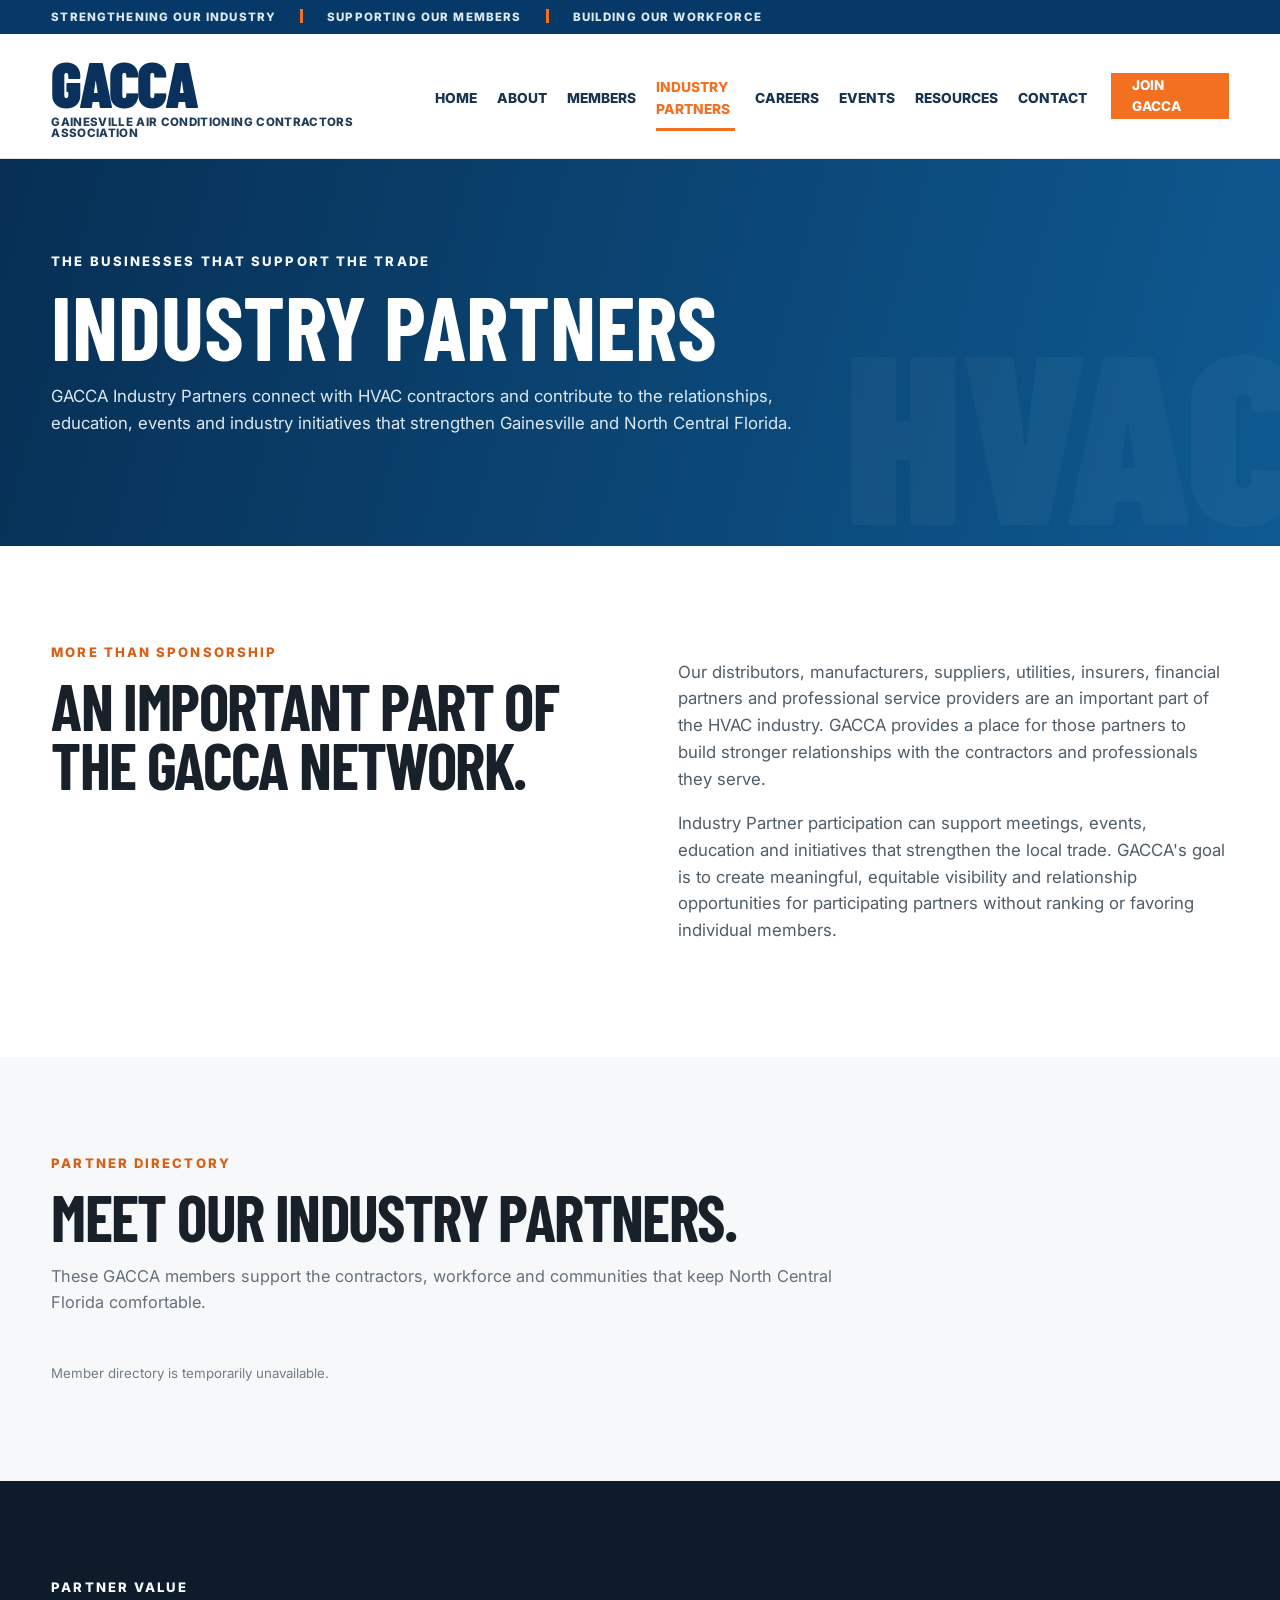
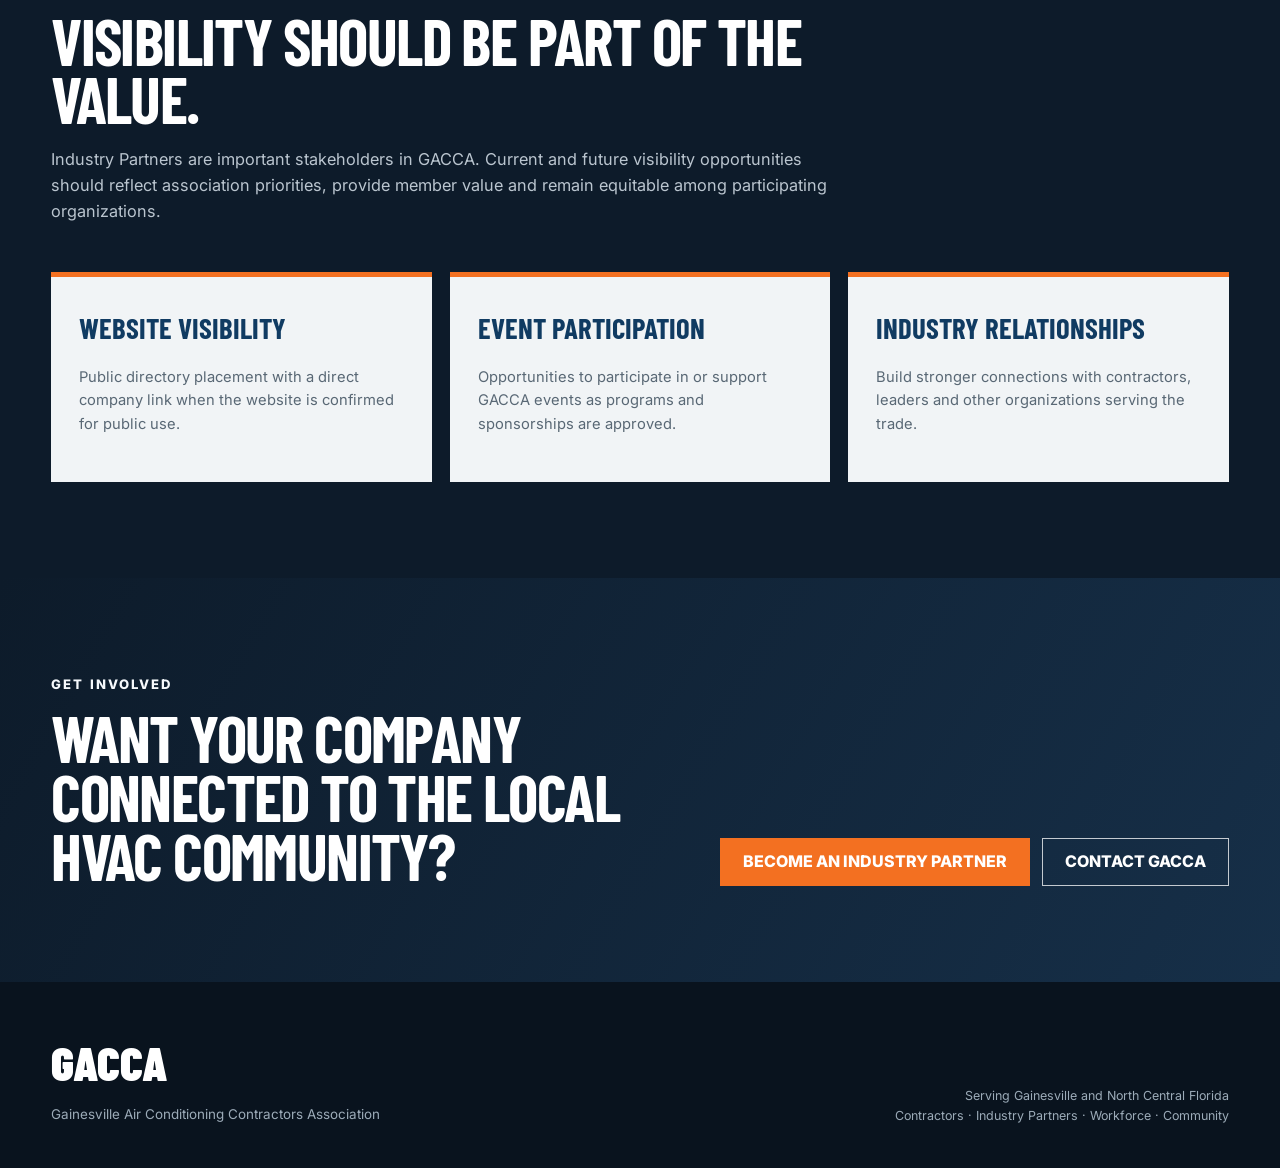
<file: industry-partners.html>
<!DOCTYPE html><html lang="en"><head><meta charset="UTF-8"><meta name="viewport" content="width=device-width,initial-scale=1.0"><meta name="description" content="Meet GACCA Industry Partners supporting HVAC contractors and the trade across Gainesville and North Central Florida."><title>Industry Partners | GACCA</title><link rel="preconnect" href="https://fonts.googleapis.com"><link rel="preconnect" href="https://fonts.gstatic.com" crossorigin><link href="https://fonts.googleapis.com/css2?family=Barlow+Condensed:wght@600;700;800;900&family=Inter:wght@400;500;600;700;800&display=swap" rel="stylesheet"><link rel="stylesheet" href="styles.css"></head><body><div class="utility-bar"><div class="container utility-inner"><span>Strengthening our industry</span><span>Supporting our members</span><span>Building our workforce</span></div></div><header class="site-header light-header"><div class="container nav-wrap"><a class="brand brand-wide" href="index.html"><span class="brand-copy"><strong>GACCA</strong><small>Gainesville Air Conditioning Contractors Association</small></span></a><nav class="main-nav dark-nav" aria-label="Primary navigation"><a href="index.html">Home</a><a href="about.html">About</a><a href="member-directory.html">Members</a><a class="active" href="industry-partners.html">Industry Partners</a><a href="careers.html">Careers</a><a href="events.html">Events</a><a href="resources.html">Resources</a><a href="contact.html">Contact</a></nav><a class="btn btn-small btn-primary" href="membership.html">Join GACCA</a></div></header><main><section class="subhero"><div class="container"><div class="eyebrow">The businesses that support the trade</div><h1>Industry Partners</h1><p>GACCA Industry Partners connect with HVAC contractors and contribute to the relationships, education, events and industry initiatives that strengthen Gainesville and North Central Florida.</p></div></section><section class="section"><div class="container two-col"><div><div class="eyebrow dark">More Than Sponsorship</div><h2>An important part of the GACCA network.</h2></div><div class="body-copy"><p>Our distributors, manufacturers, suppliers, utilities, insurers, financial partners and professional service providers are an important part of the HVAC industry. GACCA provides a place for those partners to build stronger relationships with the contractors and professionals they serve.</p><p>Industry Partner participation can support meetings, events, education and initiatives that strengthen the local trade. GACCA's goal is to create meaningful, equitable visibility and relationship opportunities for participating partners without ranking or favoring individual members.</p></div></div></section><section class="section section-gray"><div class="container"><div class="section-heading"><div class="eyebrow dark">Partner Directory</div><h2>Meet our Industry Partners.</h2><p>These GACCA members support the contractors, workforce and communities that keep North Central Florida comfortable.</p></div><div id="memberStatus" class="note" aria-live="polite">Loading Industry Partners...</div><div id="memberCount" class="note" aria-live="polite"></div><div id="memberGrid" class="benefit-grid"></div></div></section><section class="section section-dark"><div class="container"><div class="section-heading light"><div class="eyebrow">Partner Value</div><h2>Visibility should be part of the value.</h2><p>Industry Partners are important stakeholders in GACCA. Current and future visibility opportunities should reflect association priorities, provide member value and remain equitable among participating organizations.</p></div><div class="benefit-grid"><article><strong>Website Visibility</strong><p>Public directory placement with a direct company link when the website is confirmed for public use.</p></article><article><strong>Event Participation</strong><p>Opportunities to participate in or support GACCA events as programs and sponsorships are approved.</p></article><article><strong>Industry Relationships</strong><p>Build stronger connections with contractors, leaders and other organizations serving the trade.</p></article></div></div></section><section class="section cta-section"><div class="container cta-inner"><div><div class="eyebrow">Get Involved</div><h2>Want your company connected to the local HVAC community?</h2></div><div class="cta-actions"><a class="btn btn-primary" href="membership.html">Become an Industry Partner</a><a class="btn btn-outline-light" href="contact.html">Contact GACCA</a></div></div></section></main><footer class="site-footer"><div class="container footer-grid"><div><strong class="footer-logo">GACCA</strong><p>Gainesville Air Conditioning Contractors Association</p></div><div><span>Serving Gainesville and North Central Florida</span><span>Contractors · Industry Partners · Workforce · Community</span></div></div></footer><script src="members.js"></script><script>document.addEventListener('DOMContentLoaded',()=>{const wait=setInterval(()=>{if(window.gaccaMembers){clearInterval(wait);const partners=window.gaccaMembers.filter(m=>m.category==='Associate');renderMembers(partners);const c=document.getElementById('memberCount');if(c)c.textContent=partners.length+' active Industry Partners';}},100);});</script></body></html>
</file>
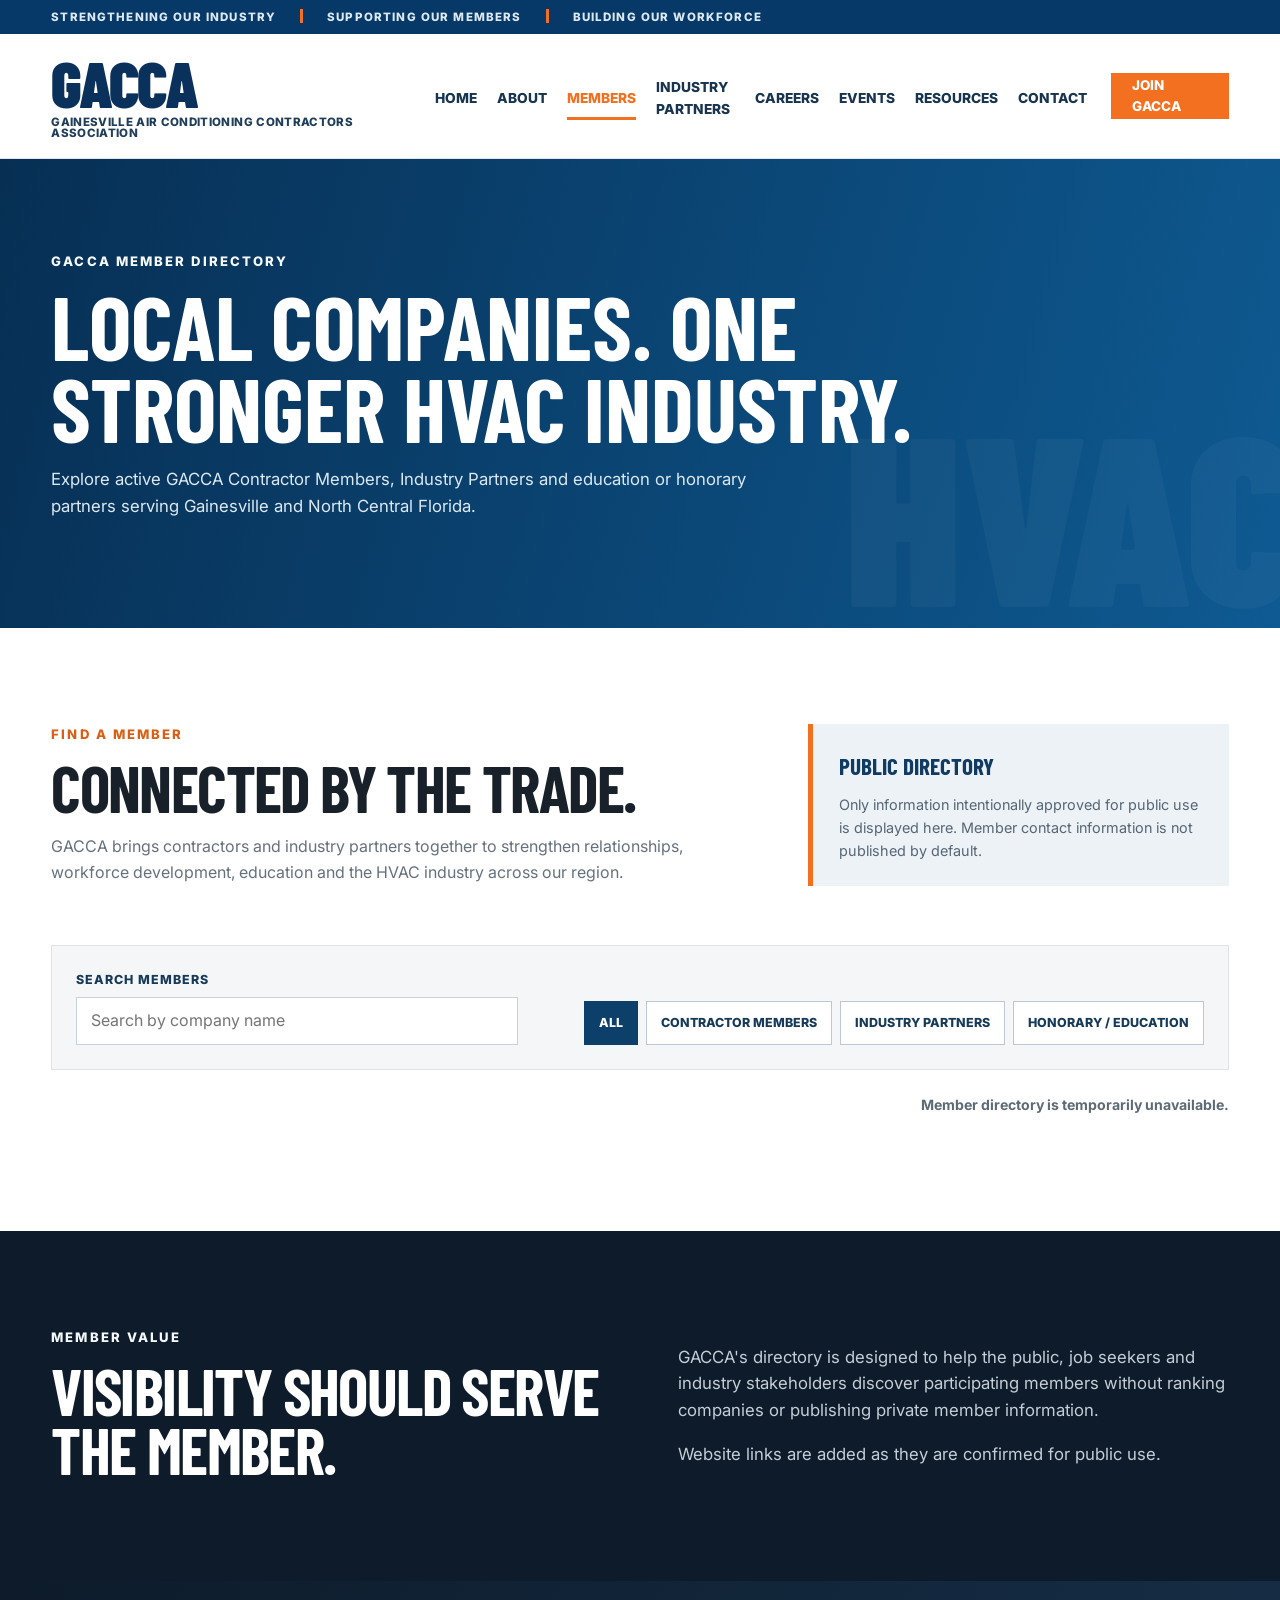
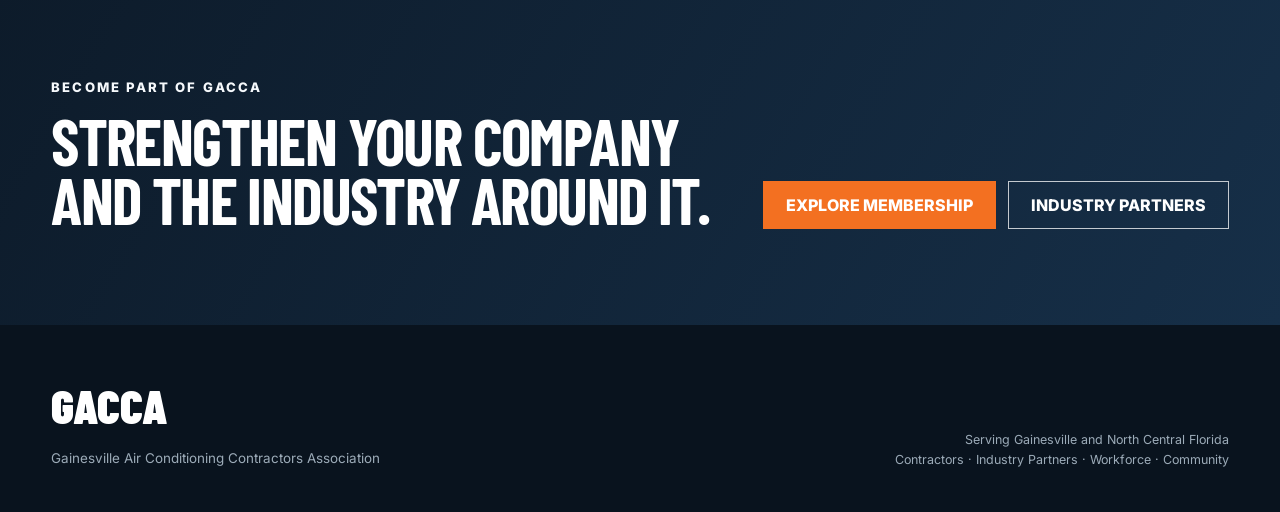
<file: member-directory.html>
<!DOCTYPE html><html lang="en"><head><meta charset="UTF-8"><meta name="viewport" content="width=device-width,initial-scale=1.0"><meta name="description" content="Find GACCA contractor members, Industry Partners and education partners serving Gainesville and North Central Florida."><title>Member Directory | GACCA</title><link rel="preconnect" href="https://fonts.googleapis.com"><link rel="preconnect" href="https://fonts.gstatic.com" crossorigin><link href="https://fonts.googleapis.com/css2?family=Barlow+Condensed:wght@600;700;800;900&family=Inter:wght@400;500;600;700;800&display=swap" rel="stylesheet"><link rel="stylesheet" href="styles.css"></head><body><div class="utility-bar"><div class="container utility-inner"><span>Strengthening our industry</span><span>Supporting our members</span><span>Building our workforce</span></div></div><header class="site-header light-header"><div class="container nav-wrap"><a class="brand brand-wide" href="index.html"><span class="brand-copy"><strong>GACCA</strong><small>Gainesville Air Conditioning Contractors Association</small></span></a><nav class="main-nav dark-nav"><a href="index.html">Home</a><a href="about.html">About</a><a class="active" href="member-directory.html">Members</a><a href="industry-partners.html">Industry Partners</a><a href="careers.html">Careers</a><a href="events.html">Events</a><a href="resources.html">Resources</a><a href="contact.html">Contact</a></nav><a class="btn btn-small btn-primary" href="membership.html">Join GACCA</a></div></header><main><section class="subhero"><div class="container"><div class="eyebrow">GACCA Member Directory</div><h1>Local companies. One stronger HVAC industry.</h1><p>Explore active GACCA Contractor Members, Industry Partners and education or honorary partners serving Gainesville and North Central Florida.</p></div></section><section class="section directory-section"><div class="container"><div class="directory-intro"><div><div class="eyebrow dark">Find a Member</div><h2>Connected by the trade.</h2><p>GACCA brings contractors and industry partners together to strengthen relationships, workforce development, education and the HVAC industry across our region.</p></div><div class="directory-note"><strong>Public directory</strong><p>Only information intentionally approved for public use is displayed here. Member contact information is not published by default.</p></div></div><div class="directory-toolbar"><div class="directory-search-wrap"><label for="memberSearch">Search members</label><input id="memberSearch" type="search" placeholder="Search by company name" autocomplete="off"></div><div class="directory-filter" role="group" aria-label="Filter member directory"><button class="active" type="button" onclick="filterMembers('All',this)">All</button><button type="button" onclick="filterMembers('Contractor',this)">Contractor Members</button><button type="button" onclick="filterMembers('Associate',this)">Industry Partners</button><button type="button" onclick="filterMembers('Honorary',this)">Honorary / Education</button></div></div><div class="directory-status-row"><p id="memberCount" aria-live="polite">Loading members...</p><p id="memberStatus" aria-live="polite"></p></div><div id="memberGrid" class="member-grid"></div></div></section><section class="section section-dark"><div class="container two-col"><div><div class="eyebrow">Member Value</div><h2>Visibility should serve the member.</h2></div><div class="body-copy light-copy"><p>GACCA's directory is designed to help the public, job seekers and industry stakeholders discover participating members without ranking companies or publishing private member information.</p><p>Website links are added as they are confirmed for public use.</p></div></div></section><section class="section cta-section"><div class="container cta-inner"><div><div class="eyebrow">Become Part of GACCA</div><h2>Strengthen your company and the industry around it.</h2></div><div class="cta-actions"><a class="btn btn-primary" href="membership.html">Explore Membership</a><a class="btn btn-outline-light" href="industry-partners.html">Industry Partners</a></div></div></section></main><footer class="site-footer"><div class="container footer-grid"><div><strong class="footer-logo">GACCA</strong><p>Gainesville Air Conditioning Contractors Association</p></div><div><span>Serving Gainesville and North Central Florida</span><span>Contractors · Industry Partners · Workforce · Community</span></div></div></footer><script src="members.js"></script></body></html>
</file>
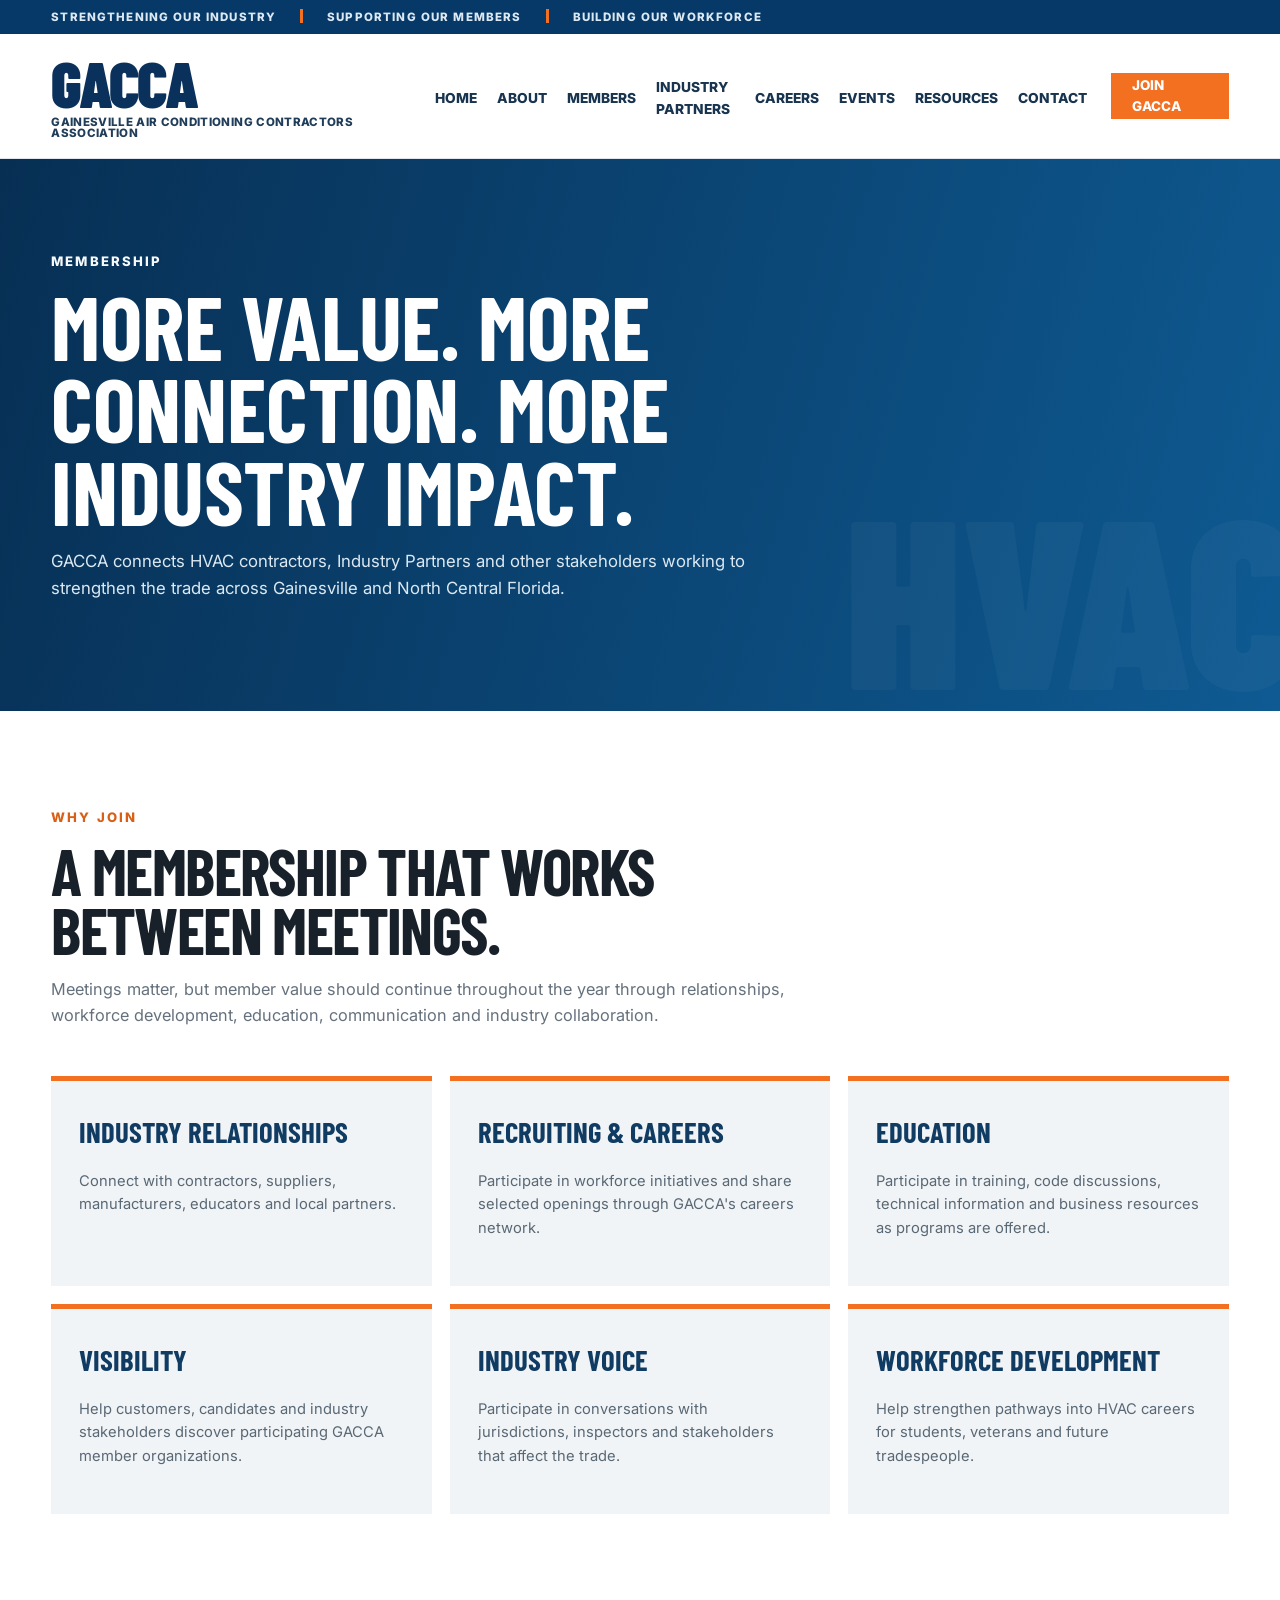
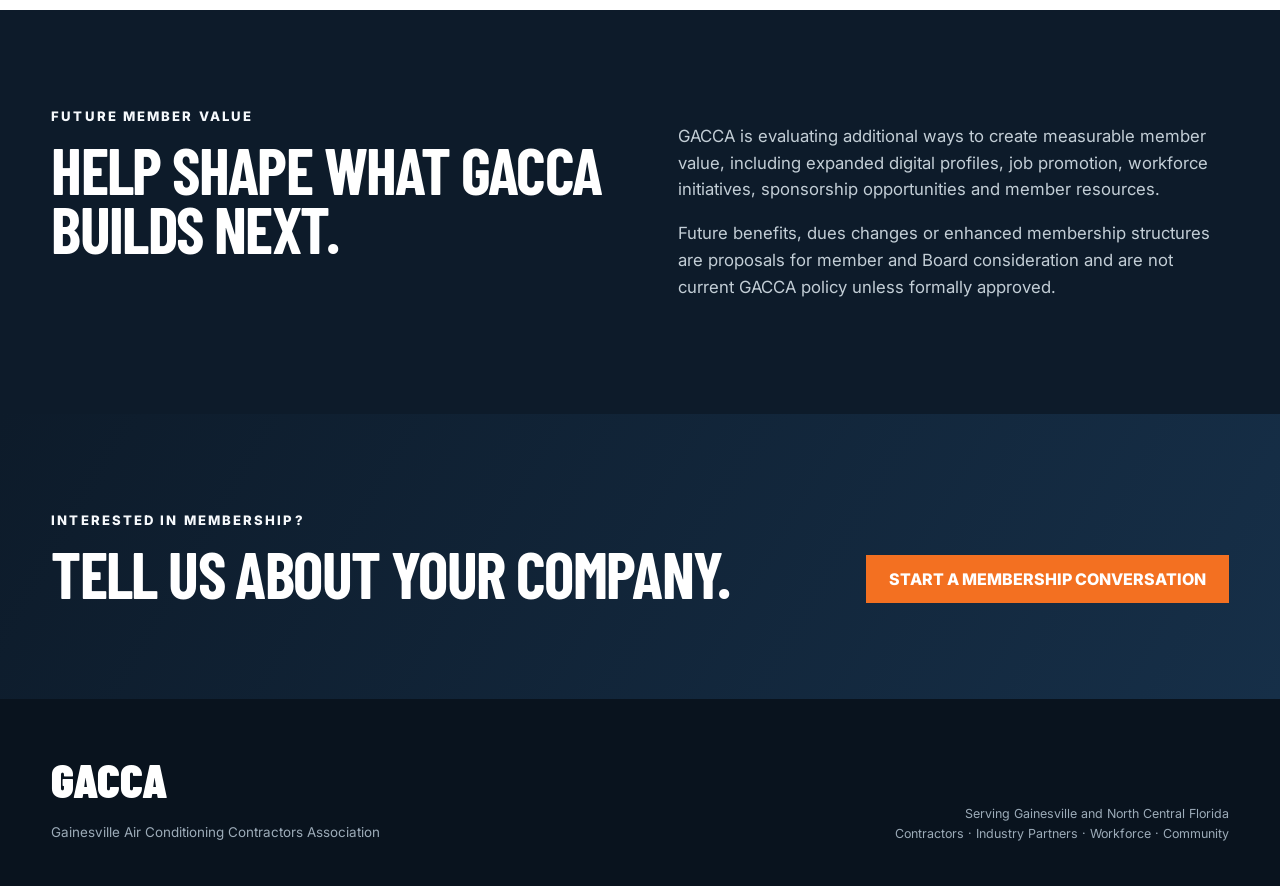
<file: membership.html>
<!DOCTYPE html><html lang="en"><head><meta charset="UTF-8"><meta name="viewport" content="width=device-width,initial-scale=1.0"><meta name="description" content="Explore GACCA membership and connect with HVAC contractors, Industry Partners and stakeholders strengthening the trade across Gainesville and North Central Florida."><title>GACCA Membership | Join the HVAC Industry Network</title><link rel="preconnect" href="https://fonts.googleapis.com"><link rel="preconnect" href="https://fonts.gstatic.com" crossorigin><link href="https://fonts.googleapis.com/css2?family=Barlow+Condensed:wght@600;700;800;900&family=Inter:wght@400;500;600;700;800&display=swap" rel="stylesheet"><link rel="stylesheet" href="styles.css"></head><body><div class="utility-bar"><div class="container utility-inner"><span>Strengthening our industry</span><span>Supporting our members</span><span>Building our workforce</span></div></div><header class="site-header light-header"><div class="container nav-wrap"><a class="brand brand-wide" href="index.html"><span class="brand-copy"><strong>GACCA</strong><small>Gainesville Air Conditioning Contractors Association</small></span></a><nav class="main-nav dark-nav" aria-label="Primary navigation"><a href="index.html">Home</a><a href="about.html">About</a><a href="member-directory.html">Members</a><a href="industry-partners.html">Industry Partners</a><a href="careers.html">Careers</a><a href="events.html">Events</a><a href="resources.html">Resources</a><a href="contact.html">Contact</a></nav><a class="btn btn-small btn-primary active" href="membership.html">Join GACCA</a></div></header><main><section class="subhero"><div class="container"><div class="eyebrow">Membership</div><h1>More value. More connection. More industry impact.</h1><p>GACCA connects HVAC contractors, Industry Partners and other stakeholders working to strengthen the trade across Gainesville and North Central Florida.</p></div></section><section class="section"><div class="container"><div class="section-heading"><div class="eyebrow dark">Why Join</div><h2>A membership that works between meetings.</h2><p>Meetings matter, but member value should continue throughout the year through relationships, workforce development, education, communication and industry collaboration.</p></div><div class="benefit-grid"><article><strong>Industry Relationships</strong><p>Connect with contractors, suppliers, manufacturers, educators and local partners.</p></article><article><strong>Recruiting & Careers</strong><p>Participate in workforce initiatives and share selected openings through GACCA's careers network.</p></article><article><strong>Education</strong><p>Participate in training, code discussions, technical information and business resources as programs are offered.</p></article><article><strong>Visibility</strong><p>Help customers, candidates and industry stakeholders discover participating GACCA member organizations.</p></article><article><strong>Industry Voice</strong><p>Participate in conversations with jurisdictions, inspectors and stakeholders that affect the trade.</p></article><article><strong>Workforce Development</strong><p>Help strengthen pathways into HVAC careers for students, veterans and future tradespeople.</p></article></div></div></section><section class="section section-dark"><div class="container two-col"><div><div class="eyebrow">Future Member Value</div><h2>Help shape what GACCA builds next.</h2></div><div class="body-copy light-copy"><p>GACCA is evaluating additional ways to create measurable member value, including expanded digital profiles, job promotion, workforce initiatives, sponsorship opportunities and member resources.</p><p>Future benefits, dues changes or enhanced membership structures are proposals for member and Board consideration and are not current GACCA policy unless formally approved.</p></div></div></section><section class="section cta-section"><div class="container cta-inner"><div><div class="eyebrow">Interested in Membership?</div><h2>Tell us about your company.</h2></div><div class="cta-actions"><a class="btn btn-primary" href="contact.html?interest=Membership">Start a Membership Conversation</a></div></div></section></main><footer class="site-footer"><div class="container footer-grid"><div><strong class="footer-logo">GACCA</strong><p>Gainesville Air Conditioning Contractors Association</p></div><div><span>Serving Gainesville and North Central Florida</span><span>Contractors · Industry Partners · Workforce · Community</span></div></div></footer></body></html>
</file>
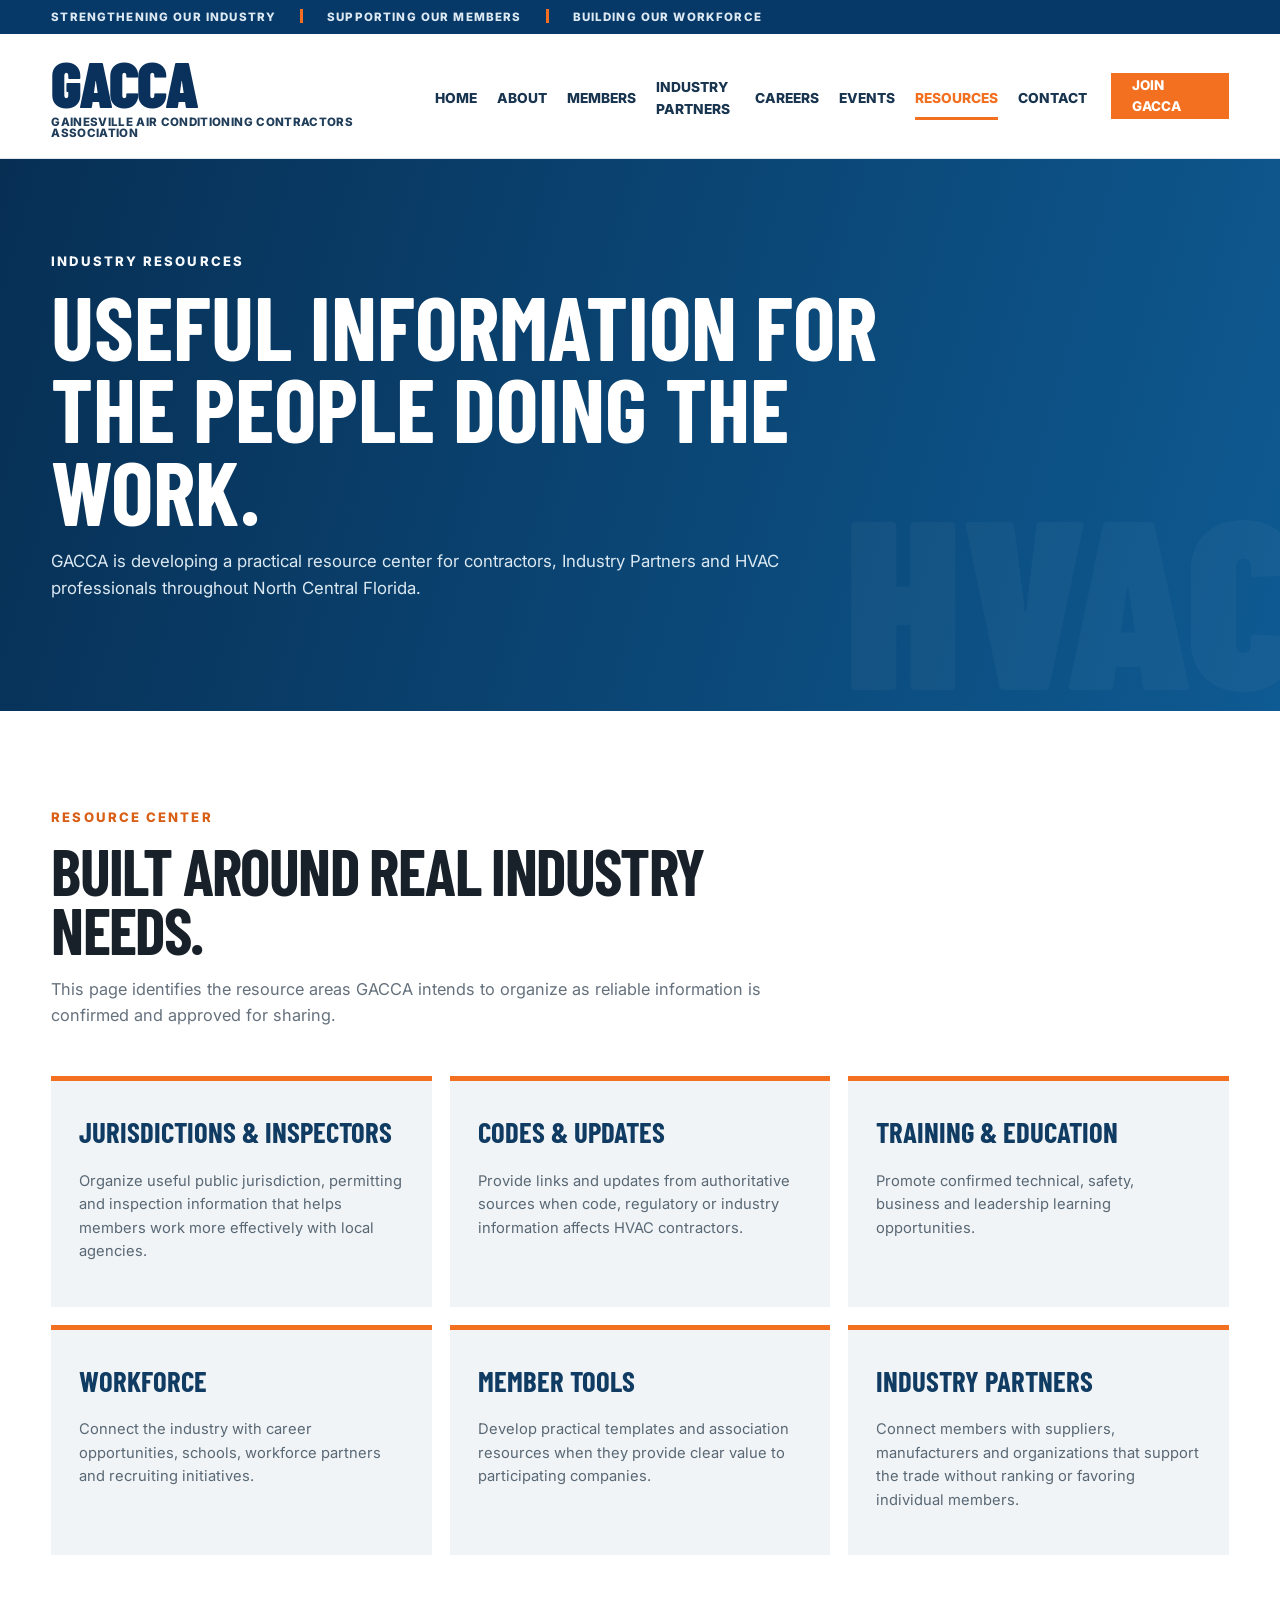
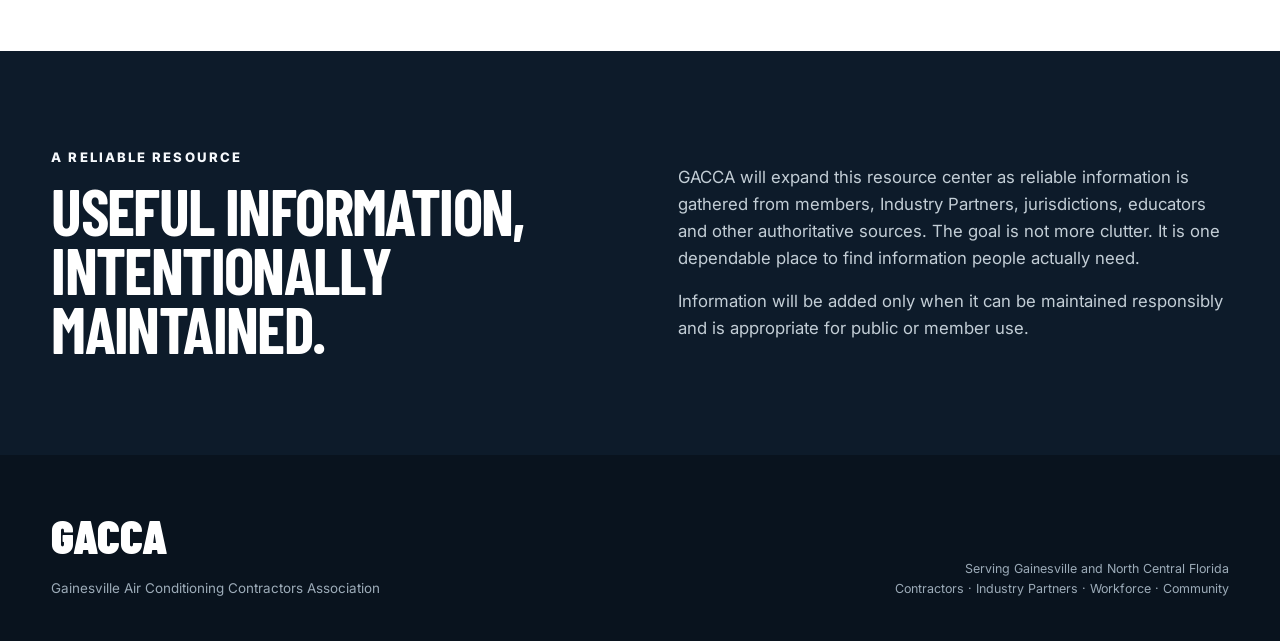
<file: resources.html>
<!DOCTYPE html><html lang="en"><head><meta charset="UTF-8"><meta name="viewport" content="width=device-width,initial-scale=1.0"><meta name="description" content="GACCA industry resources supporting HVAC contractors, workforce development, education and industry relationships across North Central Florida."><title>HVAC Industry Resources | GACCA</title><link rel="preconnect" href="https://fonts.googleapis.com"><link rel="preconnect" href="https://fonts.gstatic.com" crossorigin><link href="https://fonts.googleapis.com/css2?family=Barlow+Condensed:wght@600;700;800;900&family=Inter:wght@400;500;600;700;800&display=swap" rel="stylesheet"><link rel="stylesheet" href="styles.css"></head><body><div class="utility-bar"><div class="container utility-inner"><span>Strengthening our industry</span><span>Supporting our members</span><span>Building our workforce</span></div></div><header class="site-header light-header"><div class="container nav-wrap"><a class="brand brand-wide" href="index.html"><span class="brand-copy"><strong>GACCA</strong><small>Gainesville Air Conditioning Contractors Association</small></span></a><nav class="main-nav dark-nav" aria-label="Primary navigation"><a href="index.html">Home</a><a href="about.html">About</a><a href="member-directory.html">Members</a><a href="industry-partners.html">Industry Partners</a><a href="careers.html">Careers</a><a href="events.html">Events</a><a class="active" href="resources.html">Resources</a><a href="contact.html">Contact</a></nav><a class="btn btn-small btn-primary" href="membership.html">Join GACCA</a></div></header><main><section class="subhero"><div class="container"><div class="eyebrow">Industry Resources</div><h1>Useful information for the people doing the work.</h1><p>GACCA is developing a practical resource center for contractors, Industry Partners and HVAC professionals throughout North Central Florida.</p></div></section><section class="section"><div class="container"><div class="section-heading"><div class="eyebrow dark">Resource Center</div><h2>Built around real industry needs.</h2><p>This page identifies the resource areas GACCA intends to organize as reliable information is confirmed and approved for sharing.</p></div><div class="benefit-grid"><article><strong>Jurisdictions & Inspectors</strong><p>Organize useful public jurisdiction, permitting and inspection information that helps members work more effectively with local agencies.</p></article><article><strong>Codes & Updates</strong><p>Provide links and updates from authoritative sources when code, regulatory or industry information affects HVAC contractors.</p></article><article><strong>Training & Education</strong><p>Promote confirmed technical, safety, business and leadership learning opportunities.</p></article><article><strong>Workforce</strong><p>Connect the industry with career opportunities, schools, workforce partners and recruiting initiatives.</p></article><article><strong>Member Tools</strong><p>Develop practical templates and association resources when they provide clear value to participating companies.</p></article><article><strong>Industry Partners</strong><p>Connect members with suppliers, manufacturers and organizations that support the trade without ranking or favoring individual members.</p></article></div></div></section><section class="section section-dark"><div class="container two-col"><div><div class="eyebrow">A Reliable Resource</div><h2>Useful information, intentionally maintained.</h2></div><div class="body-copy light-copy"><p>GACCA will expand this resource center as reliable information is gathered from members, Industry Partners, jurisdictions, educators and other authoritative sources. The goal is not more clutter. It is one dependable place to find information people actually need.</p><p>Information will be added only when it can be maintained responsibly and is appropriate for public or member use.</p></div></div></section></main><footer class="site-footer"><div class="container footer-grid"><div><strong class="footer-logo">GACCA</strong><p>Gainesville Air Conditioning Contractors Association</p></div><div><span>Serving Gainesville and North Central Florida</span><span>Contractors · Industry Partners · Workforce · Community</span></div></div></footer></body></html>
</file>
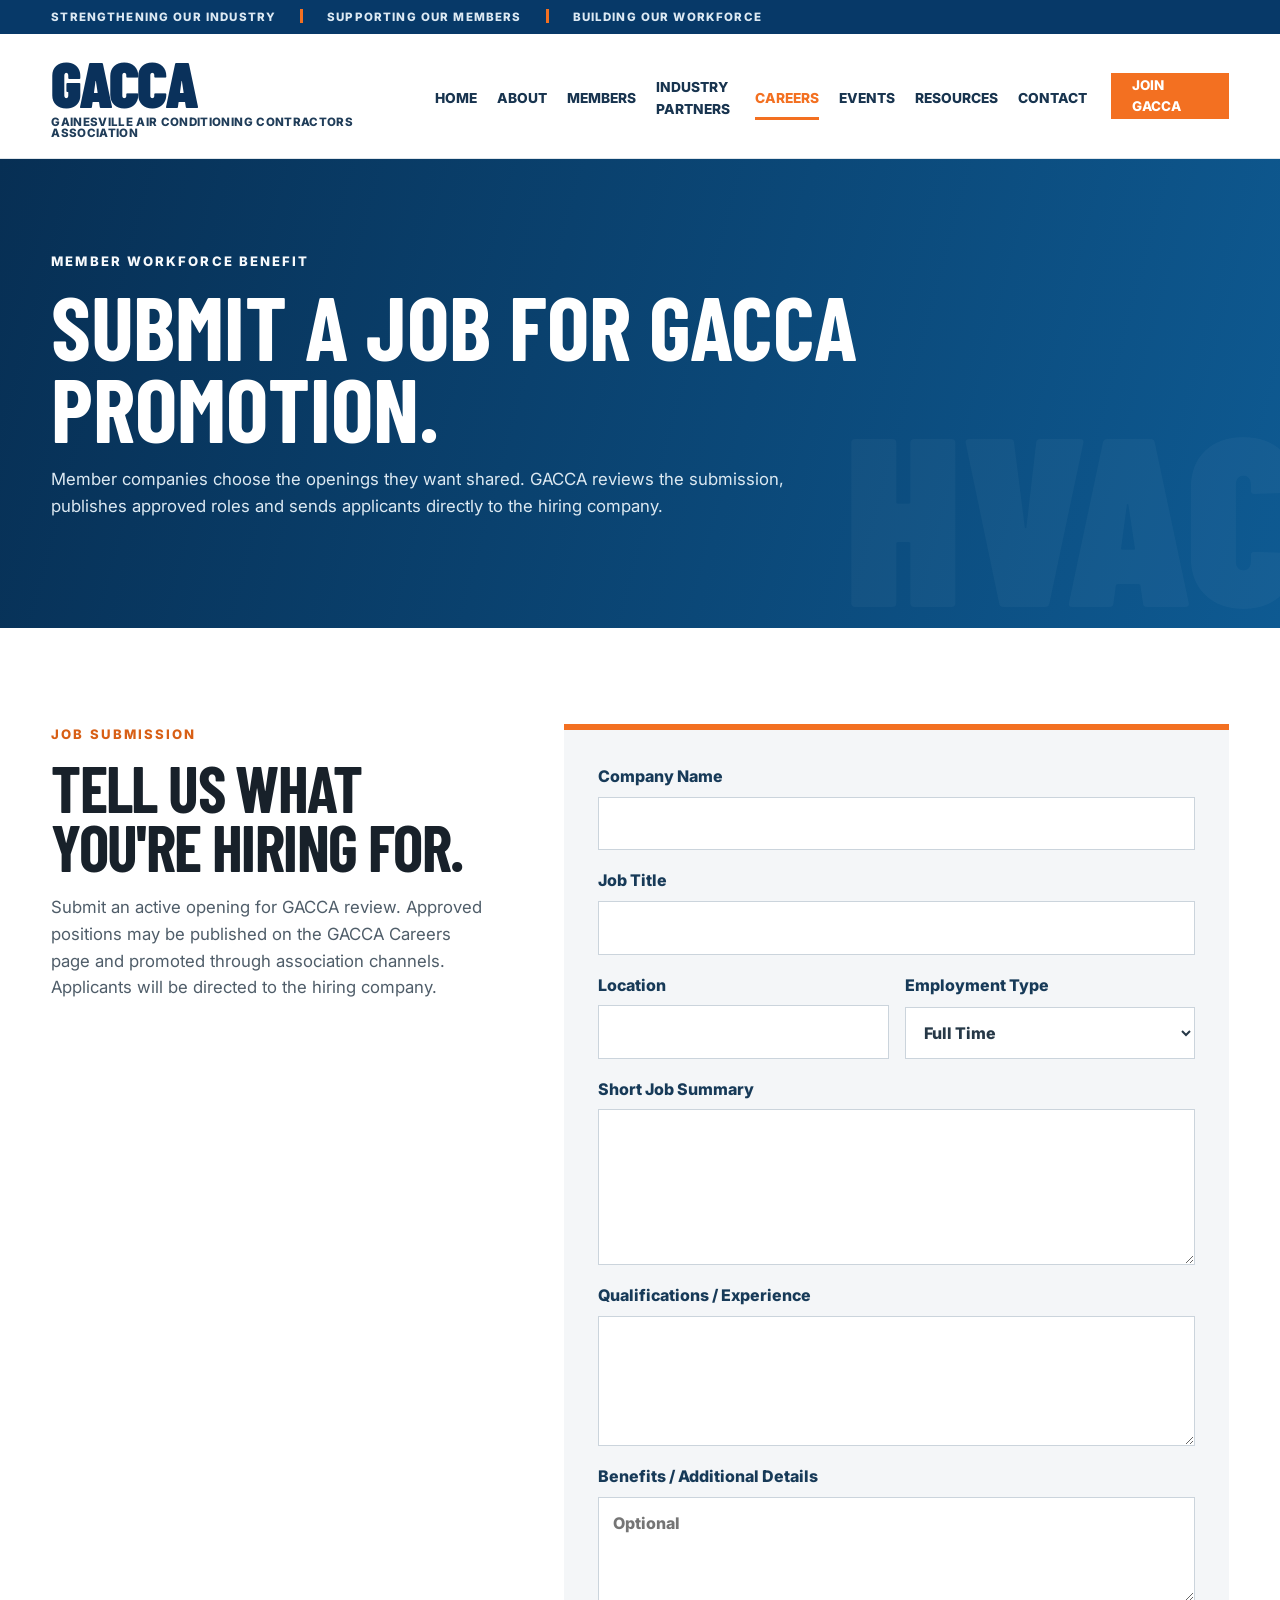
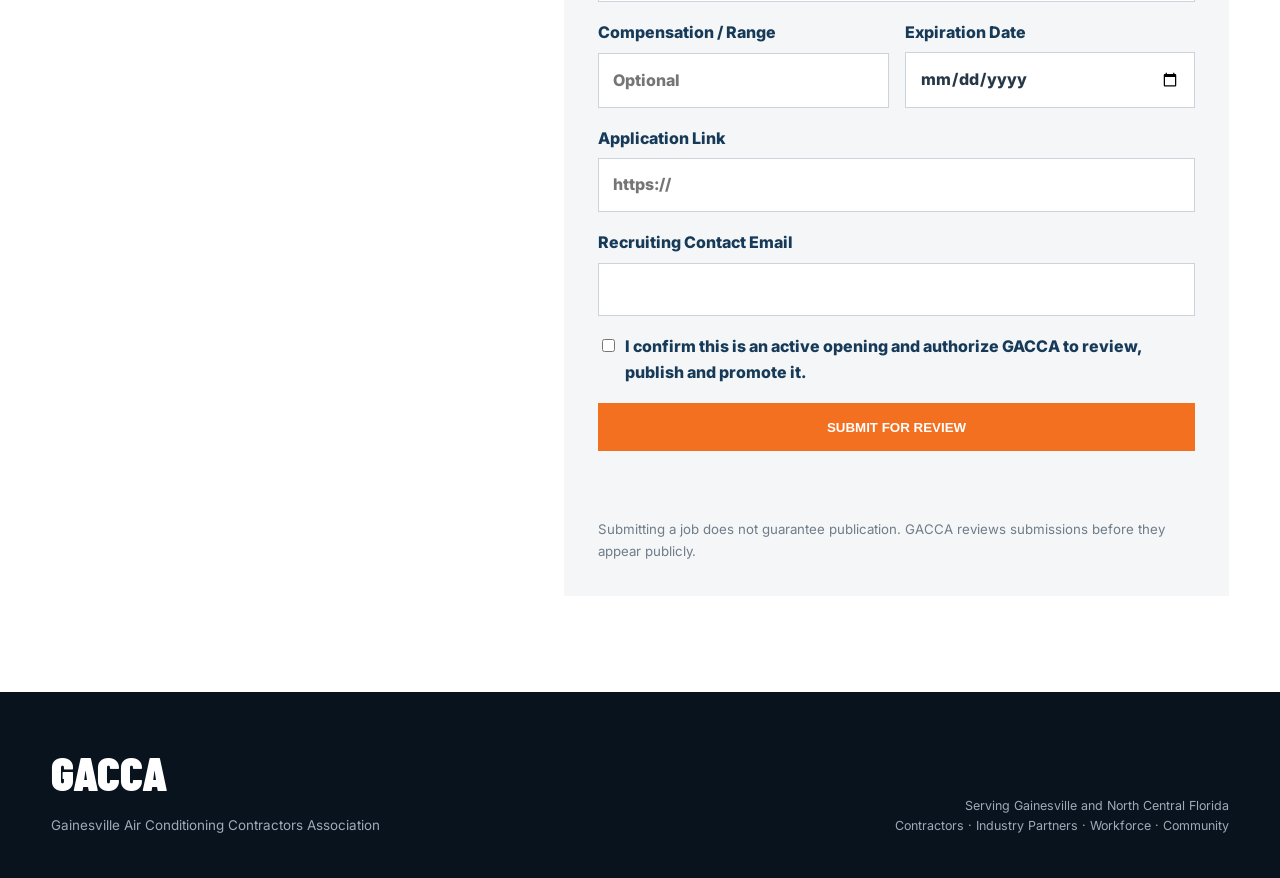
<file: submit-job.html>
<!DOCTYPE html><html lang="en"><head><meta charset="UTF-8"><meta name="viewport" content="width=device-width,initial-scale=1.0"><meta name="description" content="GACCA member companies can submit active HVAC job openings for association review and possible publication on the GACCA Careers page."><title>Submit an HVAC Job | GACCA</title><link rel="preconnect" href="https://fonts.googleapis.com"><link rel="preconnect" href="https://fonts.gstatic.com" crossorigin><link href="https://fonts.googleapis.com/css2?family=Barlow+Condensed:wght@600;700;800;900&family=Inter:wght@400;500;600;700;800&display=swap" rel="stylesheet"><link rel="stylesheet" href="styles.css"></head><body><div class="utility-bar"><div class="container utility-inner"><span>Strengthening our industry</span><span>Supporting our members</span><span>Building our workforce</span></div></div><header class="site-header light-header"><div class="container nav-wrap"><a class="brand brand-wide" href="index.html"><span class="brand-copy"><strong>GACCA</strong><small>Gainesville Air Conditioning Contractors Association</small></span></a><nav class="main-nav dark-nav" aria-label="Primary navigation"><a href="index.html">Home</a><a href="about.html">About</a><a href="member-directory.html">Members</a><a href="industry-partners.html">Industry Partners</a><a class="active" href="careers.html">Careers</a><a href="events.html">Events</a><a href="resources.html">Resources</a><a href="contact.html">Contact</a></nav><a class="btn btn-small btn-primary" href="membership.html">Join GACCA</a></div></header><main><section class="subhero"><div class="container"><div class="eyebrow">Member Workforce Benefit</div><h1>Submit a job for GACCA promotion.</h1><p>Member companies choose the openings they want shared. GACCA reviews the submission, publishes approved roles and sends applicants directly to the hiring company.</p></div></section><section class="section"><div class="container form-layout"><div><div class="eyebrow dark">Job Submission</div><h2>Tell us what you're hiring for.</h2><p class="body-copy">Submit an active opening for GACCA review. Approved positions may be published on the GACCA Careers page and promoted through association channels. Applicants will be directed to the hiring company.</p></div><form id="job-submission-form" class="trade-form"><label>Company Name<input type="text" name="company" autocomplete="organization" required></label><label>Job Title<input type="text" name="title" required></label><div class="form-row"><label>Location<input type="text" name="location" autocomplete="address-level2" required></label><label>Employment Type<select name="type"><option>Full Time</option><option>Part Time</option><option>Apprenticeship</option><option>Internship</option><option>Other</option></select></label></div><label>Short Job Summary<textarea name="summary" rows="5" required></textarea></label><label>Qualifications / Experience<textarea name="qualifications" rows="4"></textarea></label><label>Benefits / Additional Details<textarea name="benefits" rows="3" placeholder="Optional"></textarea></label><div class="form-row"><label>Compensation / Range<input type="text" name="compensation" placeholder="Optional"></label><label>Expiration Date<input type="date" name="expiration"></label></div><label>Application Link<input type="url" name="apply" placeholder="https://" inputmode="url" required></label><label>Recruiting Contact Email<input type="email" name="email" autocomplete="email"></label><label class="check"><input type="checkbox" required><span>I confirm this is an active opening and authorize GACCA to review, publish and promote it.</span></label><button class="btn btn-primary" type="submit">Submit for Review</button><p id="form-message" class="form-message" aria-live="polite"></p><p class="note">Submitting a job does not guarantee publication. GACCA reviews submissions before they appear publicly.</p></form></div></section></main><footer class="site-footer"><div class="container footer-grid"><div><strong class="footer-logo">GACCA</strong><p>Gainesville Air Conditioning Contractors Association</p></div><div><span>Serving Gainesville and North Central Florida</span><span>Contractors · Industry Partners · Workforce · Community</span></div></div></footer><script src="jobs.js"></script></body></html>
</file>
<file: styles.css>
:root{--navy:#0d1b2a;--navy-2:#12263a;--blue:#0f4c81;--steel:#40566f;--orange:#f37021;--orange-dark:#d85f15;--white:#fff;--offwhite:#f7f8fa;--gray-100:#edf1f4;--gray-300:#cbd3da;--gray-600:#65717d;--ink:#18212a;--max:1180px}*{box-sizing:border-box}html{scroll-behavior:smooth}body{margin:0;font-family:"Inter",Arial,sans-serif;color:var(--ink);background:var(--white);line-height:1.6}a{color:inherit;text-decoration:none}.container{width:min(92%,var(--max));margin:0 auto}.utility-bar{background:#073968;color:#dce9f3;font-size:.72rem;font-weight:800;letter-spacing:.1em;text-transform:uppercase}.utility-inner{min-height:34px;display:flex;align-items:center;gap:24px}.utility-inner span+span:before{content:"";display:inline-block;width:3px;height:14px;background:var(--orange);margin-right:24px;vertical-align:-2px}.site-header{position:sticky;top:0;z-index:20;border-bottom:1px solid #dfe5ea;backdrop-filter:blur(8px)}.light-header{background:rgba(255,255,255,.97)}.nav-wrap{min-height:112px;display:flex;align-items:center;gap:24px}.brand{display:flex;align-items:center;margin-right:auto}.brand-wide .brand-copy{min-width:360px}.brand-copy{display:flex;flex-direction:column;line-height:.95}.brand-copy strong{color:#0a315b;font-family:"Barlow Condensed",Arial,sans-serif;font-size:4rem;font-weight:900;letter-spacing:-.03em}.brand-copy small{margin-top:4px;font-size:.72rem;font-weight:800;letter-spacing:.03em;color:#203d59;text-transform:uppercase}.main-nav{display:flex;align-items:center;gap:20px;font-weight:800;font-size:.86rem;text-transform:uppercase}.dark-nav{color:#18344f}.main-nav a{position:relative;padding:42px 0 38px}.main-nav a:hover,.main-nav a.active{color:var(--orange)}.main-nav a.active:after{content:"";position:absolute;left:0;right:0;bottom:27px;height:3px;background:var(--orange)}.btn{display:inline-flex;align-items:center;justify-content:center;min-height:48px;padding:0 22px;border:1px solid transparent;font-weight:800;text-transform:uppercase;transition:.2s ease;cursor:pointer}.btn:hover{transform:translateY(-1px)}.btn-small{min-height:46px;padding:0 20px;font-size:.84rem}.btn-primary{background:var(--orange);color:var(--white)}.btn-primary:hover{background:var(--orange-dark)}.btn-secondary{background:var(--white);color:var(--navy)}.btn-outline-light{border-color:rgba(255,255,255,.75);color:var(--white)}.hero{position:relative;overflow:hidden;color:var(--white);min-height:650px;display:flex;align-items:center}.hero-approved{background:linear-gradient(90deg,rgba(5,42,75,.98) 0%,rgba(5,42,75,.92) 48%,rgba(15,76,129,.72) 100%),radial-gradient(circle at 78% 30%,rgba(243,112,33,.18),transparent 36%)}.hero-grid{position:absolute;inset:0;opacity:.12;background-image:linear-gradient(rgba(255,255,255,.12) 1px,transparent 1px),linear-gradient(90deg,rgba(255,255,255,.12) 1px,transparent 1px);background-size:44px 44px}.hero-content{position:relative;z-index:2;padding:85px 0 78px}.eyebrow{color:#f6f9fc;font-size:.82rem;font-weight:800;letter-spacing:.16em;text-transform:uppercase}.eyebrow.dark{color:var(--orange-dark)}.hero h1,h2,h3,.subhero h1{font-family:"Barlow Condensed",Arial,sans-serif;line-height:.92;margin:0}.hero h1{max-width:780px;margin-top:14px;font-size:clamp(4.4rem,8vw,7.2rem);text-transform:uppercase;letter-spacing:-.035em;display:flex;flex-direction:column}.hero h1 strong{color:var(--orange);font-size:1.12em;font-style:italic}.hero h1 em{font-style:normal;letter-spacing:.12em;font-size:.48em;font-weight:600;margin-top:4px}.hero-copy{max-width:720px;margin:24px 0 0;color:#e6edf3;font-size:1.02rem}.hero-actions{display:flex;flex-wrap:wrap;gap:14px;margin-top:30px}.pillar-band{background:#073968;color:white;border-top:1px solid rgba(255,255,255,.18)}.pillar-grid{display:grid;grid-template-columns:repeat(4,1fr)}.pillar{padding:22px 26px;min-height:112px;border-right:1px solid rgba(255,255,255,.2)}.pillar:first-child{border-left:1px solid rgba(255,255,255,.2)}.pillar strong{display:block;font-family:"Barlow Condensed",Arial,sans-serif;font-size:1.65rem;text-transform:uppercase;border-left:4px solid var(--orange);padding-left:12px}.pillar span{display:block;margin:8px 0 0 16px;color:#d4e2ec;font-size:.86rem;line-height:1.35}.mission-band{background:#f3f6f8}.mission-grid{min-height:145px;display:grid;grid-template-columns:160px 1fr 280px;gap:28px;align-items:center}.mission-title{font-family:"Barlow Condensed",Arial,sans-serif;font-size:2.6rem;font-weight:900;line-height:.72;text-transform:uppercase;border-right:4px solid var(--orange)}.mission-grid p{color:#24415d;font-style:italic;margin:0}.mission-callout{font-family:"Barlow Condensed",Arial,sans-serif;font-size:1.8rem;font-weight:800;line-height:1;text-transform:uppercase;color:#173d61}.mission-callout strong{color:var(--orange);font-size:1.08em}.section{padding:96px 0}h2{margin-top:14px;font-size:clamp(3rem,5vw,5rem);text-transform:uppercase;letter-spacing:-.025em}.section-dark{background:var(--navy);color:var(--white)}.section-gray{background:var(--offwhite)}.section-heading{max-width:790px;margin-bottom:48px}.section-heading.light p{color:#bac5cf}.section-heading p{color:var(--gray-600);font-size:1.02rem}.card-grid{display:grid;gap:18px}.card-grid.four{grid-template-columns:repeat(4,1fr)}.feature-card{min-height:270px;padding:28px;border:1px solid rgba(255,255,255,.12);background:linear-gradient(180deg,rgba(255,255,255,.05),rgba(255,255,255,.02))}.card-number{font-family:"Barlow Condensed",Arial,sans-serif;color:var(--orange);font-size:1.2rem;font-weight:800}.feature-card h3{margin-top:44px;font-size:2rem;text-transform:uppercase}.feature-card p{color:#b9c5cf;font-size:.92rem}.spotlight-section{background:#e9eef2}.spotlight-grid{display:grid;grid-template-columns:repeat(3,1fr);gap:18px}.spotlight-card{position:relative;min-height:300px;padding:30px;color:white;overflow:hidden;border-bottom:6px solid var(--orange);background:linear-gradient(145deg,#123d65,#0b2741)}.spotlight-card:after{content:"";position:absolute;inset:0;opacity:.12;background-image:linear-gradient(135deg,transparent 0 45%,#fff 46% 47%,transparent 48% 100%);background-size:42px 42px}.spotlight-card>*{position:relative;z-index:1}.spotlight-card span{text-transform:uppercase;color:#a9c4da;font-size:.75rem;font-weight:800;letter-spacing:.13em}.spotlight-card h3{margin-top:52px;font-size:3rem;text-transform:uppercase}.spotlight-card p{max-width:280px;color:#dce7ef}.spotlight-card b{position:absolute;bottom:26px;text-transform:uppercase;color:var(--orange);font-size:.78rem;letter-spacing:.08em}.careers-callout{background:var(--white)}.careers-grid{display:grid;grid-template-columns:1.15fr .85fr;gap:42px;align-items:stretch}.careers-grid>div:first-child{padding:28px 0}.careers-grid p{color:#52606d;font-size:1.03rem}.inline-actions{display:flex;gap:22px;align-items:center;margin-top:28px;flex-wrap:wrap}.text-link{font-weight:800;border-bottom:2px solid var(--orange)}.career-panel{position:relative;padding:48px;background:var(--navy-2);color:var(--white);overflow:hidden}.career-panel:before{content:"";position:absolute;inset:0;background-image:linear-gradient(rgba(255,255,255,.06) 1px,transparent 1px),linear-gradient(90deg,rgba(255,255,255,.06) 1px,transparent 1px);background-size:28px 28px}.career-panel>*{position:relative;z-index:1}.panel-label{color:var(--orange);text-transform:uppercase;font-weight:800;letter-spacing:.14em;font-size:.72rem}.career-panel h3{margin-top:40px;font-size:clamp(2.4rem,4vw,4rem);text-transform:uppercase}.career-panel p{color:#c5d0d8}.resource-grid{display:grid;grid-template-columns:repeat(2,1fr);border-top:1px solid var(--gray-300)}.resource-item{display:grid;grid-template-columns:150px 1fr;gap:20px;padding:28px 0;border-bottom:1px solid var(--gray-300)}.resource-item:nth-child(odd){padding-right:34px}.resource-item:nth-child(even){padding-left:34px;border-left:1px solid var(--gray-300)}.resource-item strong{font-family:"Barlow Condensed",Arial,sans-serif;text-transform:uppercase;font-size:1.5rem}.resource-item span{color:var(--gray-600)}.cta-section{background:linear-gradient(120deg,var(--navy),#162f48);color:var(--white)}.cta-inner{display:grid;grid-template-columns:1fr auto;gap:48px;align-items:end}.cta-inner h2{max-width:820px}.cta-actions{display:flex;gap:12px;flex-wrap:wrap}.site-footer{background:#09131e;color:#9cabb8;padding:42px 0}.footer-grid{display:grid;grid-template-columns:1fr 1fr;gap:40px;align-items:end}.footer-grid p{margin:4px 0 0;font-size:.84rem}.footer-grid>div:last-child{display:flex;flex-direction:column;text-align:right;font-size:.78rem}.footer-logo{color:var(--white);font-family:"Barlow Condensed",Arial,sans-serif;font-size:3rem;font-weight:900}.subhero{position:relative;overflow:hidden;background:linear-gradient(105deg,#072f54,#0e5a92);color:white;padding:92px 0}.subhero:after{content:"HVAC";position:absolute;right:-20px;bottom:-75px;font-family:"Barlow Condensed",Arial,sans-serif;font-size:15rem;font-weight:900;color:rgba(255,255,255,.035)}.subhero .container{position:relative;z-index:1}.subhero h1{max-width:900px;margin-top:12px;font-size:clamp(3.8rem,7vw,6.5rem);text-transform:uppercase}.subhero p{max-width:760px;color:#dce9f2;font-size:1.05rem}.two-col{display:grid;grid-template-columns:1fr 1fr;gap:76px;align-items:start}.body-copy{color:#4f5d69;font-size:1.05rem}.light-copy{color:#c3ced6}.benefit-grid{display:grid;grid-template-columns:repeat(3,1fr);gap:18px}.benefit-grid article{padding:28px;border-top:5px solid var(--orange);background:#f1f4f6;min-height:210px}.benefit-grid strong{display:block;font-family:"Barlow Condensed",Arial,sans-serif;font-size:1.8rem;text-transform:uppercase;color:#103b62}.benefit-grid p{color:#596875;font-size:.92rem}.career-toolbar{display:flex;justify-content:space-between;gap:32px;align-items:end;margin-bottom:38px}.job-grid{display:grid;grid-template-columns:1.3fr .7fr;gap:18px}.job-card{padding:32px;border:1px solid #d9e0e5;background:white;min-height:290px}.job-card h3,.event-card h3{font-family:"Barlow Condensed",Arial,sans-serif;font-size:2.2rem;line-height:1;text-transform:uppercase;color:#113b61}.job-card p{color:#5a6873}.job-type{display:inline-block;color:var(--orange);font-size:.76rem;font-weight:800;letter-spacing:.12em;text-transform:uppercase}.job-meta{display:flex;gap:18px;flex-wrap:wrap;margin-top:28px;font-size:.8rem;font-weight:700;color:#526577}.dark-card{background:#0d2943;border-color:#0d2943;color:white}.dark-card h3,.dark-card p{color:white}.form-layout{display:grid;grid-template-columns:.8fr 1.2fr;gap:70px;align-items:start}.trade-form{display:grid;gap:18px;padding:34px;background:#f4f6f8;border-top:6px solid var(--orange)}.trade-form label{display:grid;gap:7px;font-weight:800;color:#173a58}.trade-form input,.trade-form textarea,.trade-form select{width:100%;padding:13px 14px;border:1px solid #cbd4dc;background:white;font:inherit;color:#263847}.form-row{display:grid;grid-template-columns:1fr 1fr;gap:16px}.check{grid-template-columns:auto 1fr!important;align-items:start}.check input{width:auto!important;margin-top:5px}.note{color:#6f7d89;font-size:.83rem;margin:0}.event-grid{display:grid;grid-template-columns:repeat(3,1fr);gap:18px}.event-card{padding:30px;background:#f1f4f6;border-bottom:5px solid var(--orange);min-height:265px}.event-card>span{color:var(--orange);font-size:.75rem;font-weight:800;letter-spacing:.12em;text-transform:uppercase}.event-card p{color:#5f6c78}.event-card b{color:#133d62;font-size:.82rem;text-transform:uppercase}.directory-intro{display:grid;grid-template-columns:1.25fr .75fr;gap:56px;align-items:start;margin-bottom:44px}.directory-intro>div:first-child>p{max-width:700px;color:var(--gray-600)}.directory-note{padding:24px 26px;background:#edf2f6;border-left:5px solid var(--orange)}.directory-note strong{display:block;font-family:"Barlow Condensed",Arial,sans-serif;font-size:1.45rem;text-transform:uppercase;color:#103b62}.directory-note p{margin:8px 0 0;color:#566675;font-size:.9rem}.directory-toolbar{display:grid;grid-template-columns:minmax(260px,.8fr) 1.2fr;gap:24px;align-items:end;padding:24px;background:#f4f6f8;border:1px solid #dde4e9}.directory-search-wrap{display:grid;gap:7px}.directory-search-wrap label{font-size:.78rem;font-weight:800;text-transform:uppercase;letter-spacing:.08em;color:#173a58}.directory-search-wrap input{width:100%;min-height:48px;padding:0 14px;border:1px solid #c8d2da;background:white;font:inherit;color:var(--ink)}.directory-search-wrap input:focus{outline:3px solid rgba(243,112,33,.18);border-color:var(--orange)}.directory-filter{display:flex;gap:8px;flex-wrap:wrap;justify-content:flex-end}.directory-filter button{min-height:44px;padding:0 14px;border:1px solid #bdc9d2;background:white;color:#163a58;font:inherit;font-size:.78rem;font-weight:800;text-transform:uppercase;cursor:pointer}.directory-filter button:hover,.directory-filter button.active{background:#0d3f6b;color:white;border-color:#0d3f6b}.directory-status-row{display:flex;justify-content:space-between;gap:20px;align-items:center;margin:24px 0 18px}.directory-status-row p{margin:0;color:#5d6b77;font-size:.88rem;font-weight:700}.member-grid{display:grid;grid-template-columns:repeat(3,1fr);gap:18px}.member-card{display:flex;flex-direction:column;min-height:270px;padding:28px;border:1px solid #dbe2e7;border-top:5px solid var(--orange);background:white}.member-category{font-size:.72rem;font-weight:800;letter-spacing:.11em;text-transform:uppercase;color:var(--orange-dark)}.member-card h3{margin-top:24px;font-family:"Barlow Condensed",Arial,sans-serif;font-size:2rem;line-height:1;text-transform:uppercase;color:#103b62}.member-card p{color:#5b6975;font-size:.9rem}.member-link{display:inline-block;margin-top:auto;padding-top:18px;font-size:.78rem;font-weight:800;text-transform:uppercase;color:#0d4d82}.member-link:not(.member-link-muted){text-decoration:underline;text-decoration-color:var(--orange);text-decoration-thickness:2px;text-underline-offset:4px}.member-link-muted{color:#87939d}.directory-empty{grid-column:1/-1;padding:38px;background:#f4f6f8;border-left:5px solid var(--orange)}.directory-empty strong{font-family:"Barlow Condensed",Arial,sans-serif;font-size:2rem;text-transform:uppercase;color:#103b62}.directory-empty p{margin:5px 0 0;color:#5f6d79}@media(max-width:1080px){.brand-wide .brand-copy{min-width:280px}.brand-copy strong{font-size:3.2rem}.main-nav{gap:14px;font-size:.78rem}}@media(max-width:980px){.utility-inner span:nth-child(n+2){display:none}.nav-wrap{flex-wrap:wrap;gap:12px 24px;padding-bottom:10px}.main-nav{display:flex;order:3;width:100%;overflow-x:auto;white-space:nowrap;gap:18px;font-size:.76rem;-webkit-overflow-scrolling:touch}.main-nav a{padding:10px 0 14px}.main-nav a.active:after{bottom:5px}.card-grid.four{grid-template-columns:repeat(2,1fr)}.careers-grid,.two-col,.form-layout,.job-grid{grid-template-columns:1fr;gap:42px}.benefit-grid,.event-grid,.member-grid{grid-template-columns:repeat(2,1fr)}.mission-grid{grid-template-columns:120px 1fr}.mission-callout{display:none}.pillar-grid{grid-template-columns:repeat(2,1fr)}.spotlight-grid{grid-template-columns:1fr}.cta-inner{grid-template-columns:1fr}.directory-intro,.directory-toolbar{grid-template-columns:1fr}.directory-filter{justify-content:flex-start}}@media(max-width:680px){.nav-wrap{min-height:88px}.brand-wide .brand-copy{min-width:0}.brand-copy strong{font-size:2.7rem}.brand-copy small{font-size:.58rem;max-width:220px}.site-header .btn-small{display:none}.hero{min-height:620px}.hero-content{padding:68px 0}.hero h1{font-size:clamp(3.4rem,15vw,5.2rem)}.pillar-grid{grid-template-columns:1fr}.pillar{border-left:0;border-right:0;border-bottom:1px solid rgba(255,255,255,.2)}.mission-grid{grid-template-columns:1fr;padding:28px 0}.mission-title{border-right:0;border-bottom:4px solid var(--orange);padding-bottom:12px;width:max-content}.section{padding:72px 0}.card-grid.four,.resource-grid,.benefit-grid,.event-grid,.member-grid{grid-template-columns:1fr}.resource-item,.resource-item:nth-child(odd),.resource-item:nth-child(even){padding:22px 0;border-left:0;grid-template-columns:1fr;gap:4px}.career-panel{padding:34px 28px}.career-toolbar{align-items:start;flex-direction:column}.form-row{grid-template-columns:1fr}.footer-grid{grid-template-columns:1fr}.footer-grid>div:last-child{text-align:left}.subhero{padding:68px 0}.subhero h1{font-size:3.5rem}.directory-filter button{width:100%}.directory-status-row{align-items:flex-start;flex-direction:column}.member-card{min-height:235px}}
</file>
